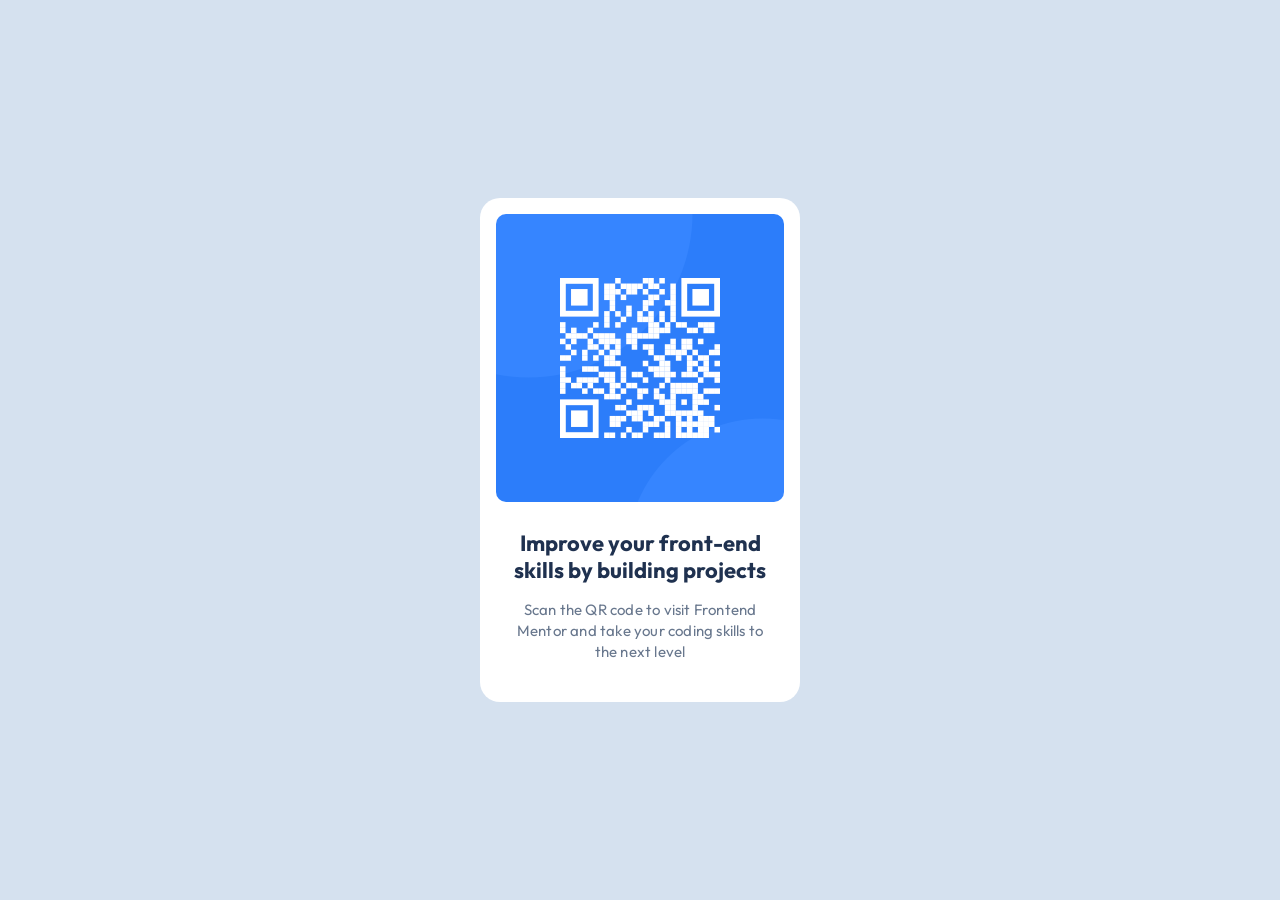
<file: 001-qr-code-component/index.html>
<!DOCTYPE html>
<html lang="en">

<head>
    <meta charset="UTF-8">
    <meta name="viewport" content="width=device-width, initial-scale=1.0">
    <link rel="stylesheet" href="./styles.css">
    <link rel="shortcut icon" href="./assets/favicon/favicon-32x32.png" type="image/x-icon">
    <title>Frontend Mentor | QR Code Component</title>
</head>

<body>
    <main>
        <section class="qr-code-component">
            <article class="card">
                <div class="card-image">
                    <img src="./assets/images/image-qr-code.png" alt="QR code to visit Frontend Mentor">
                </div>
                <div class="card-content">
                    <h1 class="card-title">
                        Improve your front-end skills by building projects
                    </h1>
                    <p class="card-description">
                        Scan the QR code to visit Frontend Mentor and take your coding skills to the next level
                    </p>
                </div>
            </article>
        </section>
    </main>
</body>

</html>
</file>
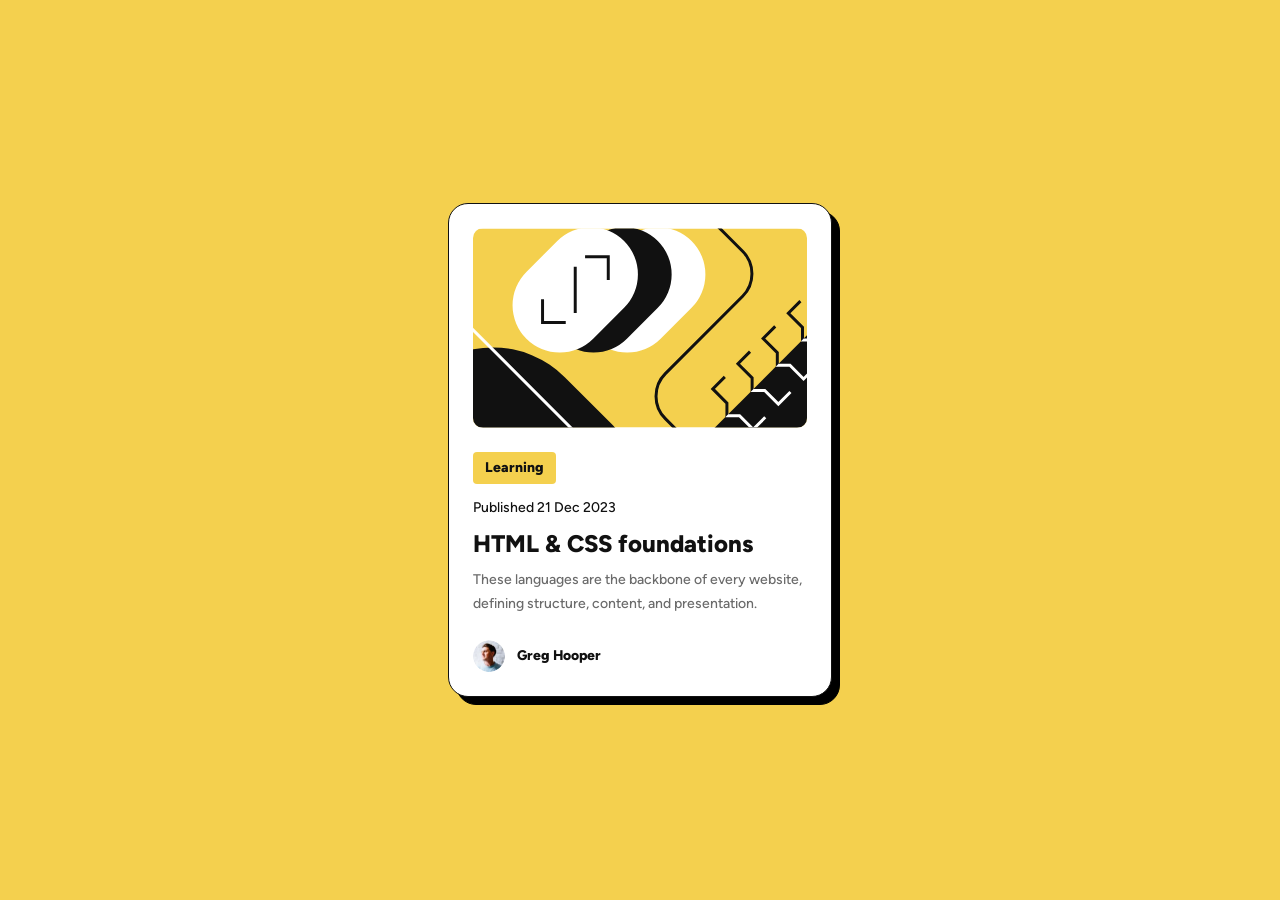
<file: 002-blog-preview-card/index.html>
<!DOCTYPE html>
<html lang="en">

<head>
    <meta charset="UTF-8">
    <meta name="viewport" content="width=device-width, initial-scale=1.0">
    <title>Frontend Mentor | Blog Preview Card</title>
    <link rel="stylesheet" href="./styles.css">
    <link rel="shortcut icon" href="./assets/favicon/favicon-32x32.png" type="image/x-icon">
</head>

<body>
    <main>
        <article class="blog-card">
            <div class="blog-card-wrapper">
                <figure class="blog-card-image-wrapper">
                    <img src="./assets/images/illustration-article.svg" alt="" class="blog-card-image">
                </figure>
                <div class="blog-card-content-wrapper">
                    <span class="blog-card-tag">
                        Learning
                    </span>
                    <p class="blog-card-published-date">
                        Published <time datetime="2023-12-21">21 Dec 2023</time>
                    </p>
                    <h1 class="blog-card-title">
                        <a href="#" class="blog-card-title-link">HTML & CSS foundations</a>
                    </h1>
                    <p class="blog-card-description">
                        These languages are the backbone of every website, defining structure, content, and
                        presentation.
                    </p>
                </div>

                <div class="blog-card-author-wrapper">
                    <img src="./assets/images/image-avatar.webp" alt="" class="blog-card-author-image">
                    <p class="blog-card-author-name">
                        Greg Hooper
                    </p>
                </div>
            </div>
        </article>
    </main>
</body>

</html>
</file>
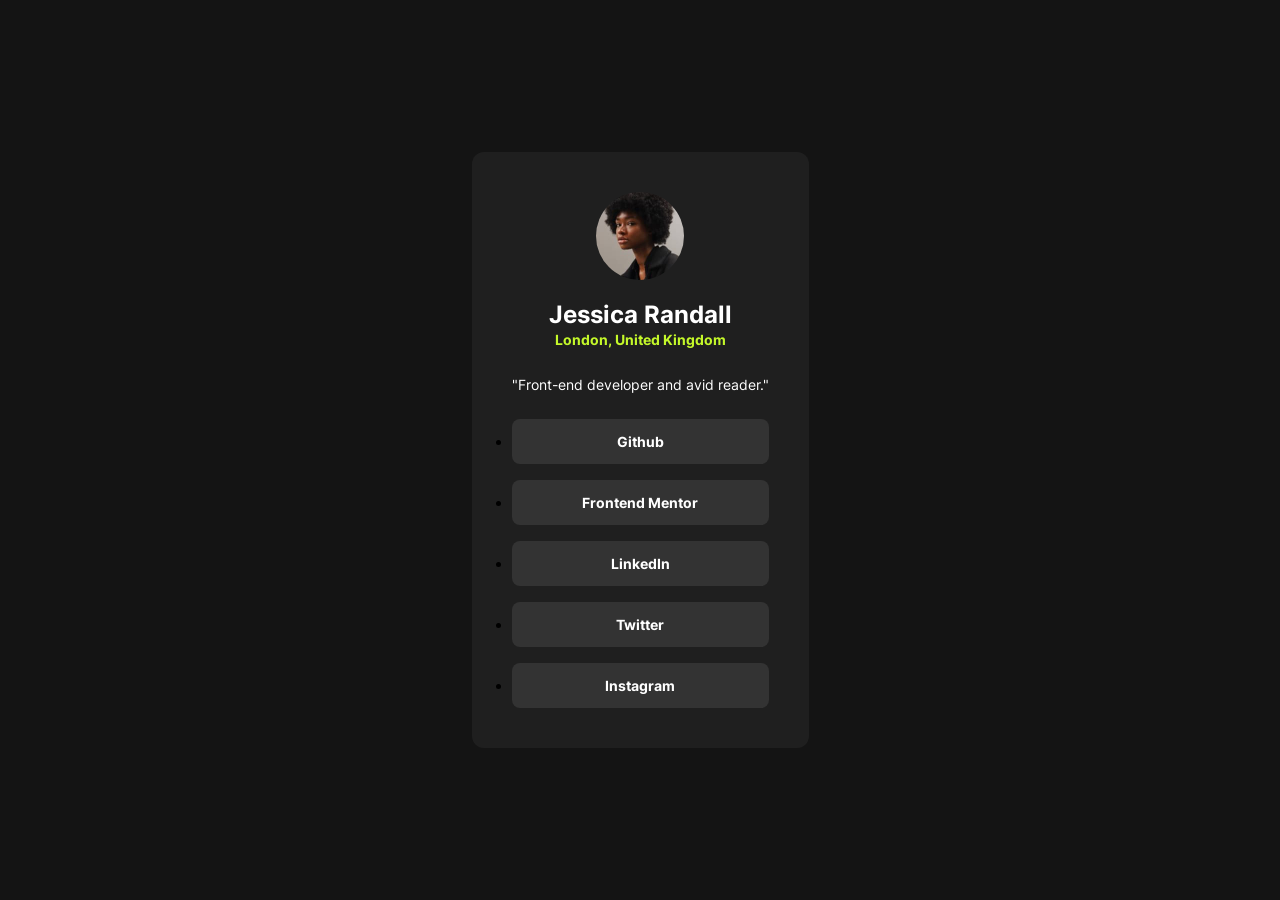
<file: 003-social-links-profile/index.html>
<!DOCTYPE html>
<html lang="en">

<head>
    <meta charset="UTF-8">
    <meta name="viewport" content="width=device-width, initial-scale=1.0">
    <title>Frontend Mentor | Social Links Profile</title>
    <link rel="shortcut icon" href="./assets/favicon/favicon.ico" type="image/x-icon">
    <link rel="stylesheet" href="./styles.css">
</head>

<body>
    <main>
        <article class="profile-card">
            <figure class="profile-card-image-wrapper">
                <img src="./assets/images/avatar-jessica.jpeg" alt="Jessica Randall" class="profile-card-image">
            </figure>

            <div class="profile-card-name-location">
                <h1 class="profile-card-name text-preset-1">
                    Jessica Randall
                </h1>
                <p class="profile-card-location text-preset-3">
                    London, United Kingdom
                </p>
            </div>

            <p class="profile-card-description text-preset-2">
                "Front-end developer and avid reader."
            </p>

            <ul class="social-links-list">
                <li class="social-links-list-item">
                    <a href="#" class="social-link text-preset-3">
                        Github
                    </a>
                </li>
                <li class="social-links-list-item">
                    <a href="#" class="social-link text-preset-3">
                        Frontend Mentor
                    </a>
                </li>
                <li class="social-links-list-item">
                    <a href="#" class="social-link text-preset-3">
                        LinkedIn
                    </a>
                </li>
                <li class="social-links-list-item">
                    <a href="#" class="social-link text-preset-3">
                        Twitter
                    </a>
                </li>
                <li class="social-links-list-item">
                    <a href="#" class="social-link text-preset-3">
                        Instagram
                    </a>
                </li>
            </ul>
        </article>
    </main>
</body>

</html>
</file>
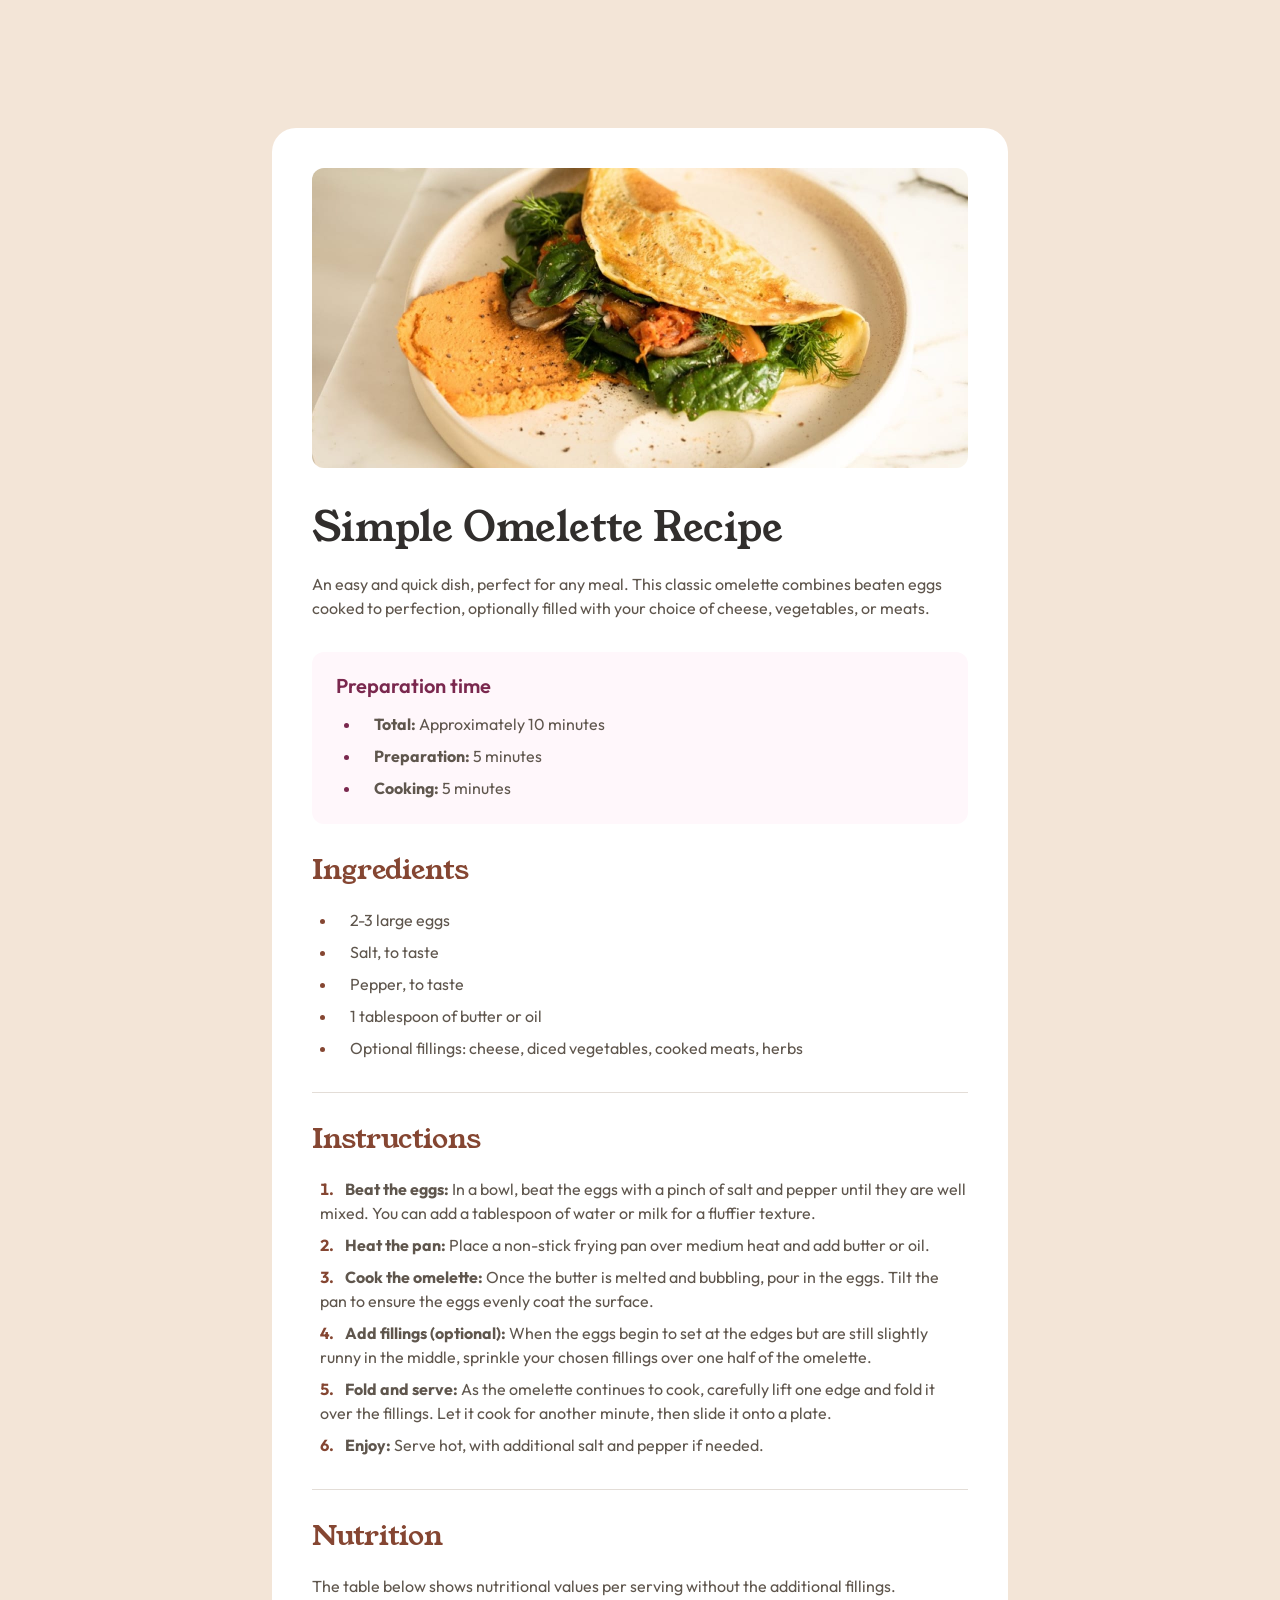
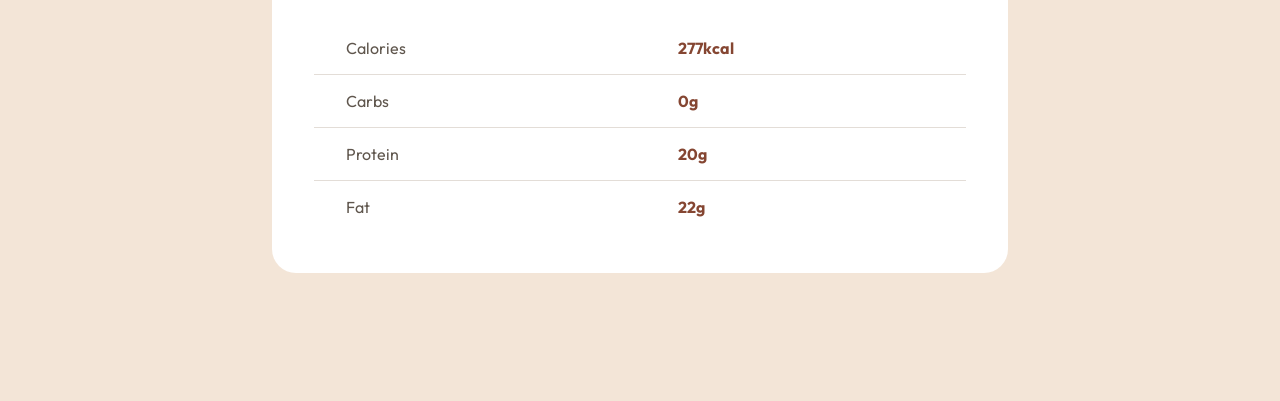
<file: 004-recipe-page/index.html>
<!DOCTYPE html>
<html lang="en">

<head>
    <meta charset="UTF-8">
    <meta name="viewport" content="width=device-width, initial-scale=1.0">
    <title>Frontend Mentor | Recipe Page</title>
    <link rel="stylesheet" href="./styles.css">
    <link rel="shortcut icon" href="./assets/favicon/favicon-32x32.png" type="image/x-icon">
</head>

<body>
    <main>
        <article class="card-recipe">
            <img src="./assets/images/image-omelette.jpeg" alt="Omelette on a plate" class="card-recipe-image">
            <div class="card-recipe-content">
                <div class="card-recipe-content-header">
                    <h1 class="card-recipe-title text-preset-1">
                        Simple Omelette Recipe
                    </h1>
                    <p class="card-recipe-description text-preset-4">
                        An easy and quick dish, perfect for any meal. This classic omelette combines beaten eggs cooked
                        to perfection, optionally filled with your choice of cheese, vegetables, or meats.
                    </p>
                </div>

                <div class="card-recipe-preparation">
                    <h2 class="card-recipe-preparation-title text-preset-3">
                        Preparation time
                    </h2>
                    <ul class="card-recipe-preparation-list">
                        <li class="card-recipe-preparation-list-item text-preset-4">
                            <p><b>Total:</b> Approximately 10 minutes</p>
                        </li>
                        <li class="card-recipe-preparation-list-item text-preset-4">
                            <p>
                                <b>Preparation:</b> 5 minutes
                            </p>
                        </li>
                        <li class="card-recipe-preparation-list-item text-preset-4">
                            <p>
                                <b>Cooking:</b> 5 minutes
                            </p>
                        </li>
                    </ul>
                </div>

                <div class="card-recipe-ingredients">
                    <h2 class="card-recipe-ingredients-title text-preset-2">Ingredients</h2>
                    <ul class="card-recipe-ingredients-list">
                        <li class="card-recipe-ingredients-list-item">
                            <p class="text-preset-4">2-3 large eggs</p>
                        </li>
                        <li class="card-recipe-ingredients-list-item">
                            <p class="text-preset-4">Salt, to taste</p>
                        </li>
                        <li class="card-recipe-ingredients-list-item">
                            <p class="text-preset-4">Pepper, to taste</p>
                        </li>
                        <li class="card-recipe-ingredients-list-item">
                            <p class="text-preset-4">1 tablespoon of butter or oil</p>
                        </li>
                        <li class="card-recipe-ingredients-list-item">
                            <p class="text-preset-4">Optional fillings: cheese, diced vegetables, cooked meats, herbs
                            </p>
                        </li>
                    </ul>
                </div>

                <div class="divider"></div>

                <div class="card-recipe-instructions">
                    <h2 class="card-recipe-instructions-title text-preset-2">
                        Instructions
                    </h2>
                    <ol class="card-recipe-instructions-list">
                        <li class="card-recipe-instructions-list-item">
                            <p class="text-preset-4">
                                <b>Beat the eggs: </b> In a bowl, beat the eggs with a pinch of salt and pepper until
                                they are well mixed. You can add a tablespoon of water or milk for a fluffier texture.
                            </p>
                        </li>
                        <li class="card-recipe-instructions-list-item">
                            <p class="text-preset-4">
                                <b>Heat the pan:</b> Place a non-stick frying pan over medium heat and add butter or
                                oil.
                            </p>
                        </li>
                        <li class="card-recipe-instructions-list-item">
                            <p class="text-preset-4">
                                <b>Cook the omelette:</b> Once the butter is melted and bubbling, pour in the eggs. Tilt
                                the pan to ensure the eggs evenly coat the surface.
                            </p>
                        </li>
                        <li class="card-recipe-instructions-list-item">
                            <p class="text-preset-4">
                                <b>Add fillings (optional):</b> When the eggs begin to set at the edges but are still
                                slightly runny in the middle, sprinkle your chosen fillings over one half of the
                                omelette.
                            </p>
                        </li>
                        <li class="card-recipe-instructions-list-item">
                            <p class="text-preset-4">
                                <b>Fold and serve:</b> As the omelette continues to cook, carefully lift one edge and
                                fold it over the fillings. Let it cook for another minute, then slide it onto a plate.
                            </p>
                        </li>
                        <li class="card-recipe-instructions-list-item">
                            <p class="text-preset-4">
                                <b>Enjoy:</b> Serve hot, with additional salt and pepper if needed.
                            </p>
                        </li>
                    </ol>
                </div>

                <div class="divider"></div>

                <div class="card-recipe-nutrition">
                    <h2 class="card-recipe-nutrition-title text-preset-2">Nutrition</h2>
                    <p class="card-recipe-nutrition-description text-preset-4">
                        The table below shows nutritional values per serving without the additional fillings.
                    </p>
                    <table class="card-recipe-nutrition-table">
                        <tbody class="text-preset-4">
                            <tr>
                                <th class="card-recipe-nutrition-table-name">Calories</th>
                                <td class="card-recipe-nutrition-table-value">277kcal</td>
                            </tr>
                            <tr>
                                <td colspan="2">
                                    <div class="divider"></div>
                                </td>
                            </tr>
                            <tr>
                                <th class="card-recipe-nutrition-table-name">Carbs</th>
                                <td class="card-recipe-nutrition-table-value">0g</td>
                            </tr>
                            <tr>
                                <td colspan="2">
                                    <div class="divider"></div>
                                </td>
                            </tr>
                            <tr>
                                <th class="card-recipe-nutrition-table-name">Protein</th>
                                <td class="card-recipe-nutrition-table-value">20g</td>
                            </tr>
                            <tr>
                                <td colspan="2">
                                    <div class="divider"></div>
                                </td>
                            </tr>
                            <tr>
                                <th class="card-recipe-nutrition-table-name">Fat</th>
                                <td class="card-recipe-nutrition-table-value">22g</td>
                            </tr>
                        </tbody>
                    </table>
                </div>
            </div>
        </article>
    </main>
</body>

</html>
</file>
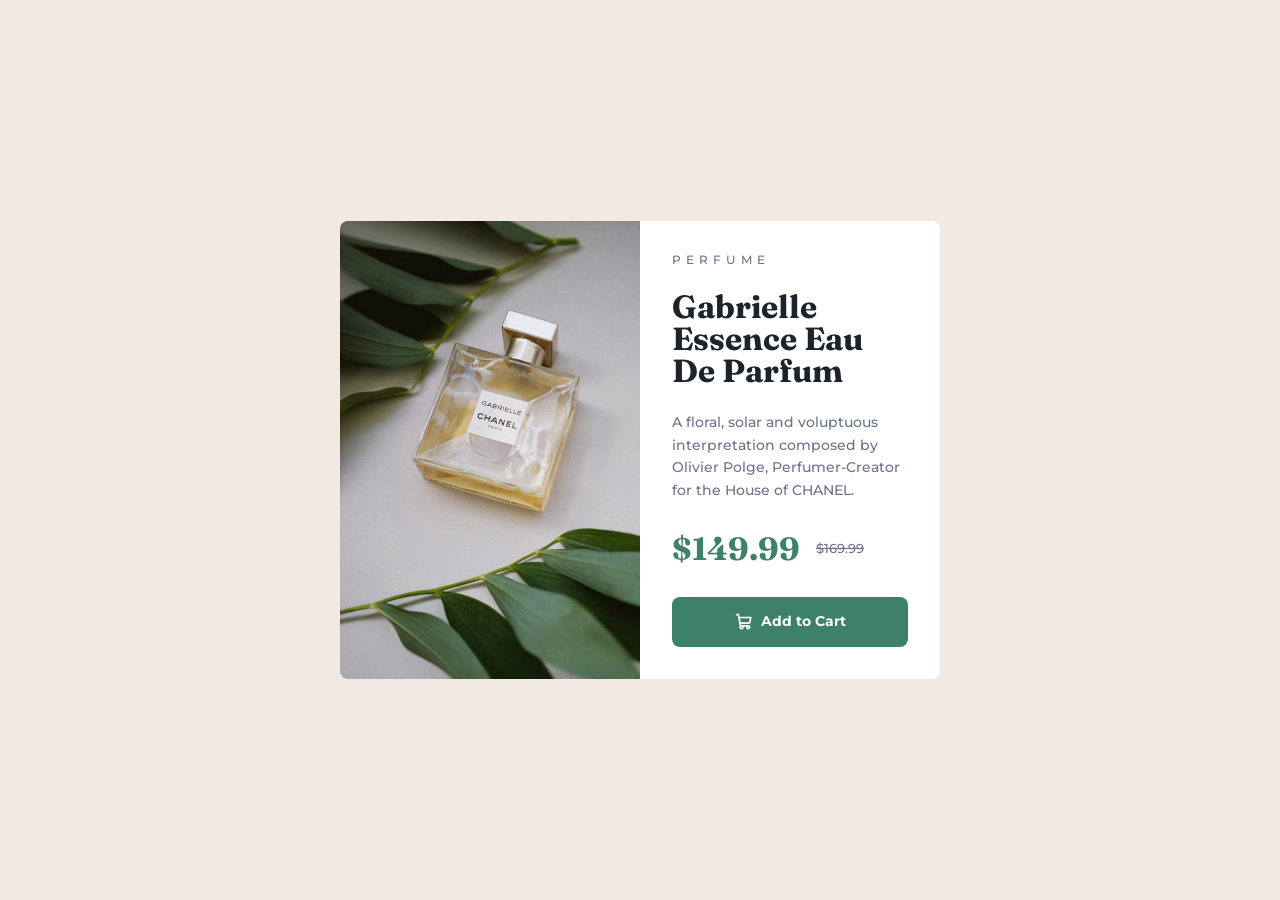
<file: 005-product-preview-card-component/index.html>
<!DOCTYPE html>
<html lang="en">

<head>
    <meta charset="UTF-8">
    <meta name="viewport" content="width=device-width, initial-scale=1.0">
    <link rel="shortcut icon" href="./assets/favicon/favicon.ico" type="image/x-icon">
    <link rel="stylesheet" href="./styles.css">
    <title>Frontend Mentor | Product Preview Card Component</title>
</head>

<body>
    <main>
        <article class="product-preview-card">
            <picture class="product-preview-card-image">
                <source media="(min-width: 26.375rem)" srcset="./assets/images/image-product-desktop.jpg"
                    type="image/jpeg">
                <img src="./assets/images/image-product-mobile.jpg" alt="Gabrielle Essence Eau De Parfum">
            </picture>
            <div class="product-preview-card-content">
                <div class="product-preview-card-content-header">
                    <span class="product-preview-card-content-header-tag text-preset-4">
                        PERFUME
                    </span>
                    <h1 class="product-preview-card-content-header-title text-preset-1">
                        Gabrielle Essence Eau De Parfum
                    </h1>
                    <p class="product-preview-card-content-header-description text-preset-3">
                        A floral, solar and voluptuous interpretation composed by Olivier Polge, Perfumer-Creator for the House of CHANEL.
                    </p>
                </div>
                <div class="product-preview-card-content-price">
                    <p class="text-preset-1">$149.99</p>
                    <del class="text-preset-5">$169.99</del>
                </div>
                <button type="button" class="btn text-preset-2">
                    <img src="./assets/icons/icon-cart.svg" alt="">
                    Add to Cart
                </button>
            </div>
        </article>
    </main>
</body>

</html>
</file>
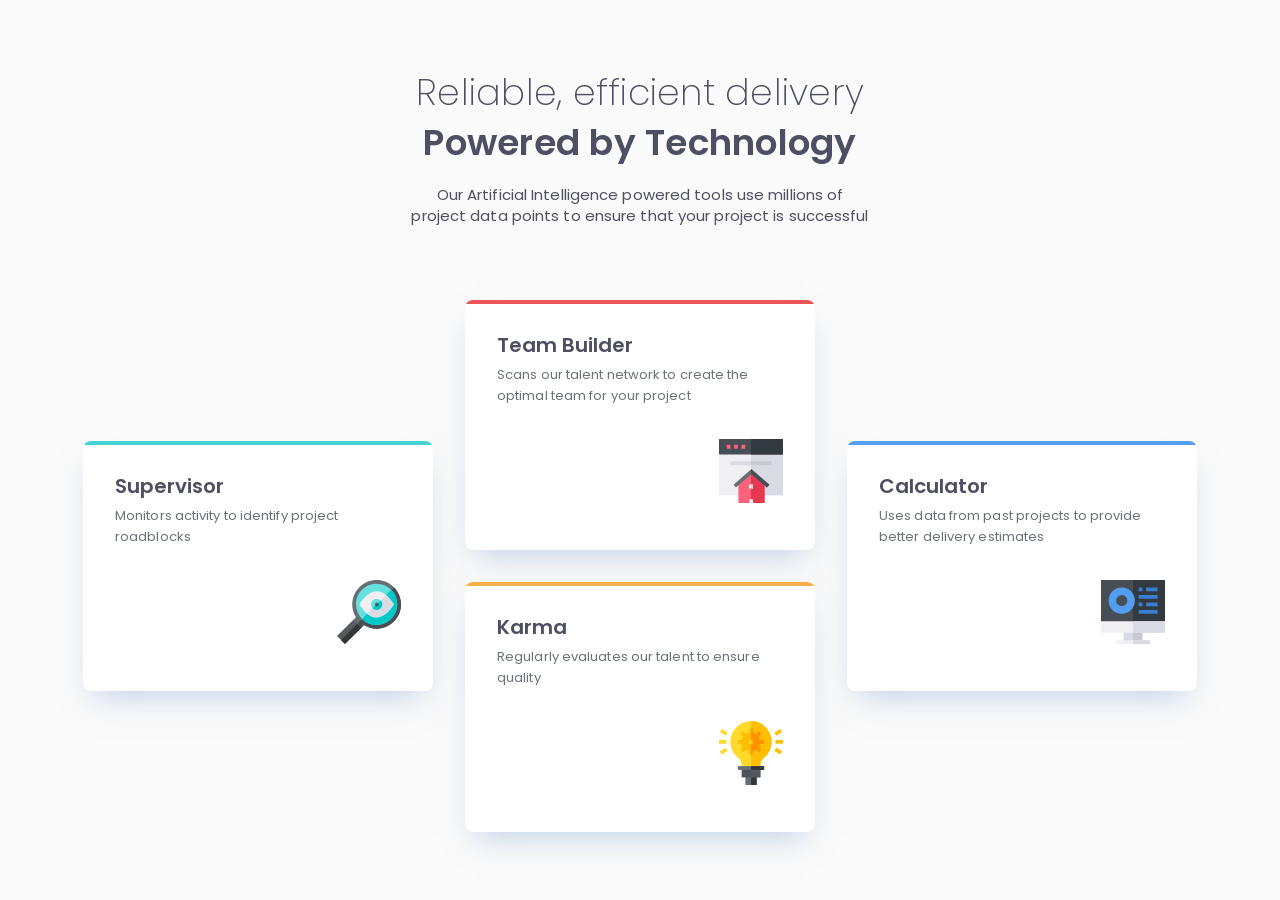
<file: 006-four-card-feature-section/index.html>
<!DOCTYPE html>
<html lang="en">

<head>
    <meta charset="UTF-8">
    <meta name="viewport" content="width=device-width, initial-scale=1.0">
    <link rel="shortcut icon" href="./assets/favicon/favicon.ico" type="image/x-icon">
    <link rel="preconnect" href="https://fonts.googleapis.com">
    <link rel="preconnect" href="https://fonts.gstatic.com" crossorigin>
    <link
        href="https://fonts.googleapis.com/css2?family=Poppins:ital,wght@0,100;0,200;0,300;0,400;0,500;0,600;0,700;0,800;0,900;1,100;1,200;1,300;1,400;1,500;1,600;1,700;1,800;1,900&display=swap"
        rel="stylesheet">
    <link rel="stylesheet" href="./styles.css">
    <title>Frontend Mentor | Four Card Feature Section</title>
</head>

<body>
    <main>
        <section class="four-card-feature">
            <div class="section-heading-wrapper">
                <h1 class="text-preset-2">
                    Reliable, efficient delivery <b>Powered by Technology</b>
                </h1>
                <p class="text-preset-4">
                    Our Artificial Intelligence powered tools use millions of project data points to ensure that your
                    project is successful
                </p>
            </div>

            <div class="section-content-wrapper">

                <!--  Feature Card 1 -->
                <article class="card-feature">
                    <div class="card-feature-top-line --supervisor"></div>
                    <div class="card-feature-wrapper">
                        <div class="card-feature-header">
                            <h2 class="card-feature-header-title text-preset-3">
                                Supervisor
                            </h2>
                            <p class="card-feature-header-description text-preset-5">
                                Monitors activity to identify project roadblocks
                            </p>
                        </div>
                        <img src="./assets/icons/icon-supervisor.svg" alt="">
                    </div>
                </article>

                <!--  Feature Card 2 -->
                <article class="card-feature">
                    <div class="card-feature-top-line --team-builder"></div>
                    <div class="card-feature-wrapper">
                        <div class="card-feature-header">
                            <h2 class="card-feature-header-title text-preset-3">
                                Team Builder
                            </h2>
                            <p class="card-feature-header-description text-preset-5">
                                Scans our talent network to create the optimal team for your project
                            </p>
                        </div>
                        <img src="./assets/icons/icon-team-builder.svg" alt="">
                    </div>
                </article>

                <!--  Feature Card 3 -->
                <article class="card-feature">
                    <div class="card-feature-top-line --karma"></div>
                    <div class="card-feature-wrapper">
                        <div class="card-feature-header">
                            <h2 class="card-feature-header-title text-preset-3">
                                Karma
                            </h2>
                            <p class="card-feature-header-description text-preset-5">
                                Regularly evaluates our talent to ensure quality
                            </p>
                        </div>
                        <img src="./assets/icons/icon-karma.svg" alt="">
                    </div>
                </article>

                <!--  Feature Card 4 -->
                <article class="card-feature">
                    <div class="card-feature-top-line --calculator"></div>
                    <div class="card-feature-wrapper">
                        <div class="card-feature-header">
                            <h2 class="card-feature-header-title text-preset-3">
                                Calculator
                            </h2>
                            <p class="card-feature-header-description text-preset-5">
                                Uses data from past projects to provide better delivery estimates
                            </p>
                        </div>
                        <img src="./assets/icons/icon-calculator.svg" alt="">
                    </div>
                </article>

            </div>
        </section>
    </main>
</body>

</html>
</file>
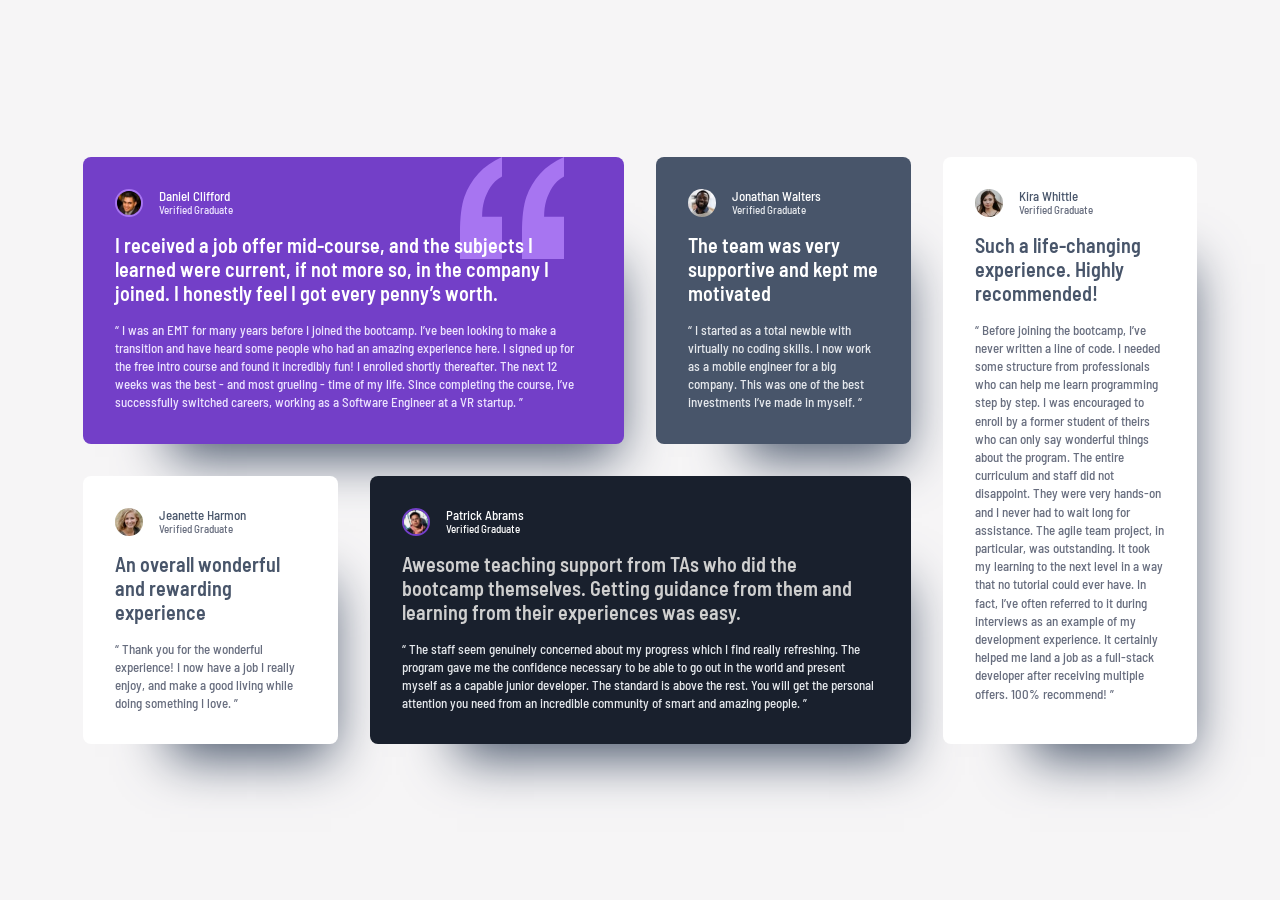
<file: 007-testimonials-grid-section/index.html>
<!DOCTYPE html>
<html lang="en">

<head>
    <meta charset="UTF-8">
    <meta name="viewport" content="width=device-width, initial-scale=1.0">
    <title>Frontend Mentor | Testimonials Grid Section</title>
    <link rel="shortcut icon" href="./assets/favicon/favicon.ico" type="image/x-icon">
    <link rel="preconnect" href="https://fonts.googleapis.com">
    <link rel="preconnect" href="https://fonts.gstatic.com" crossorigin>
    <link href="https://fonts.googleapis.com/css2?family=Barlow+Semi+Condensed:wght@500;600&display=swap" rel="stylesheet">
    <link rel="stylesheet" href="./styles.css">
</head>

<body>
    <main>
        <h1 class="sr-only">Testimonials</h1>
        <section class="testimonials-grid">
            <!-- Card Daniel -->
            <article class="card-testimonials --purple grid-item-first highlighted">
                <div class="card-testimonials-wrapper">
                    <div class="card-testimonials-profile">
                        <img src="./assets/images/image-daniel.jpg" alt="" class="card-testimonials-profile-image">
                        <div>
                            <p class="card-testimonials-profile-name text-preset-2">
                                Daniel Clifford
                            </p>
                            <p class="card-testimonials-profile-verified text-preset-4">
                                Verified Graduate
                            </p>
                        </div>

                    </div>
                    <h2 class="card-testimonials-title text-preset-1">
                        I received a job offer mid-course, and the subjects I learned were current, if not more so, in
                        the company I joined. I honestly feel I got every penny’s worth.
                    </h2>
                    <p class="card-testimonials-description text-preset-3">
                        “ I was an EMT for many years before I joined the bootcamp. I’ve been looking to make a
                        transition and have heard some people who had an amazing experience here. I signed up for the
                        free intro course and found it incredibly fun! I enrolled shortly thereafter. The next 12 weeks
                        was the best - and most grueling - time of my life. Since completing the course, I’ve
                        successfully switched careers, working as a Software Engineer at a VR startup. ”
                    </p>
                </div>
            </article>

            <!-- Card Jonathan -->
            <article class="card-testimonials --grey grid-item-second">
                <div class="card-testimonials-wrapper">
                    <div class="card-testimonials-profile">
                        <img src="./assets/images/image-jonathan.jpg" alt="" class="card-testimonials-profile-image">
                        <div>
                            <p class="card-testimonials-profile-name text-preset-2">
                                Jonathan Walters
                            </p>
                            <p class="card-testimonials-profile-verified text-preset-4">
                                Verified Graduate
                            </p>
                        </div>

                    </div>
                    <h2 class="card-testimonials-title text-preset-1">
                        The team was very supportive and kept me motivated
                    </h2>
                    <p class="card-testimonials-description text-preset-3">
                        “ I started as a total newbie with virtually no coding skills. I now work as a mobile engineer
                        for a big company. This was one of the best investments I’ve made in myself. “
                    </p>
                </div>
            </article>

            <!-- Card Jeanette -->
            <article class="card-testimonials --white grid-item-third">
                <div class="card-testimonials-wrapper">
                    <div class="card-testimonials-profile">
                        <img src="./assets/images/image-jeanette.jpg" alt="" class="card-testimonials-profile-image">
                        <div>
                            <p class="card-testimonials-profile-name text-preset-2">
                                Jeanette Harmon
                            </p>
                            <p class="card-testimonials-profile-verified text-preset-4">
                                Verified Graduate
                            </p>
                        </div>

                    </div>
                    <h2 class="card-testimonials-title text-preset-1">
                        An overall wonderful and rewarding experience
                    </h2>
                    <p class="card-testimonials-description text-preset-3">
                        “ Thank you for the wonderful experience! I now have a job I really enjoy, and make a good
                        living while doing something I love. ”
                    </p>
                </div>
            </article>

            <!-- Card Patrick -->
            <article class="card-testimonials --dark-blue grid-item-fourth">
                <div class="card-testimonials-wrapper">
                    <div class="card-testimonials-profile">
                        <img src="./assets/images/image-patrick.jpg" alt="" class="card-testimonials-profile-image">
                        <div>
                            <p class="card-testimonials-profile-name text-preset-2">
                                Patrick Abrams
                            </p>
                            <p class="card-testimonials-profile-verified text-preset-4">
                                Verified Graduate
                            </p>
                        </div>

                    </div>
                    <h2 class="card-testimonials-title text-preset-1">
                        Awesome teaching support from TAs who did the bootcamp themselves. Getting guidance from them
                        and learning from their experiences was easy.
                    </h2>
                    <p class="card-testimonials-description text-preset-3">
                        “ The staff seem genuinely concerned about my progress which I find really refreshing. The
                        program gave me the confidence necessary to be able to go out in the world and present myself as
                        a capable junior developer. The standard is above the rest. You will get the personal attention
                        you need from an incredible community of smart and amazing people. ”
                    </p>
                </div>
            </article>

            <!-- Card Kira -->
            <article class="card-testimonials --white grid-item-fifth">
                <div class="card-testimonials-wrapper">
                    <div class="card-testimonials-profile">
                        <img src="./assets/images/image-kira.jpg" alt="" class="card-testimonials-profile-image">
                        <div>
                            <p class="card-testimonials-profile-name text-preset-2">
                                Kira Whittle
                            </p>
                            <p class="card-testimonials-profile-verified text-preset-4">
                                Verified Graduate
                            </p>
                        </div>

                    </div>
                    <h2 class="card-testimonials-title text-preset-1">
                        Such a life-changing experience. Highly recommended!
                    </h2>
                    <p class="card-testimonials-description text-preset-3">
                        “ Before joining the bootcamp, I’ve never written a line of code. I needed some structure from
                        professionals who can help me learn programming step by step. I was encouraged to enroll by a
                        former student of theirs who can only say wonderful things about the program. The entire
                        curriculum and staff did not disappoint. They were very hands-on and I never had to wait long
                        for assistance. The agile team project, in particular, was outstanding. It took my learning to
                        the next level in a way that no tutorial could ever have. In fact, I’ve often referred to it
                        during interviews as an example of my development experience. It certainly helped me land a job
                        as a full-stack developer after receiving multiple offers. 100% recommend! ”
                    </p>
                </div>
            </article>

        </section>
    </main>
</body>

</html>
</file>
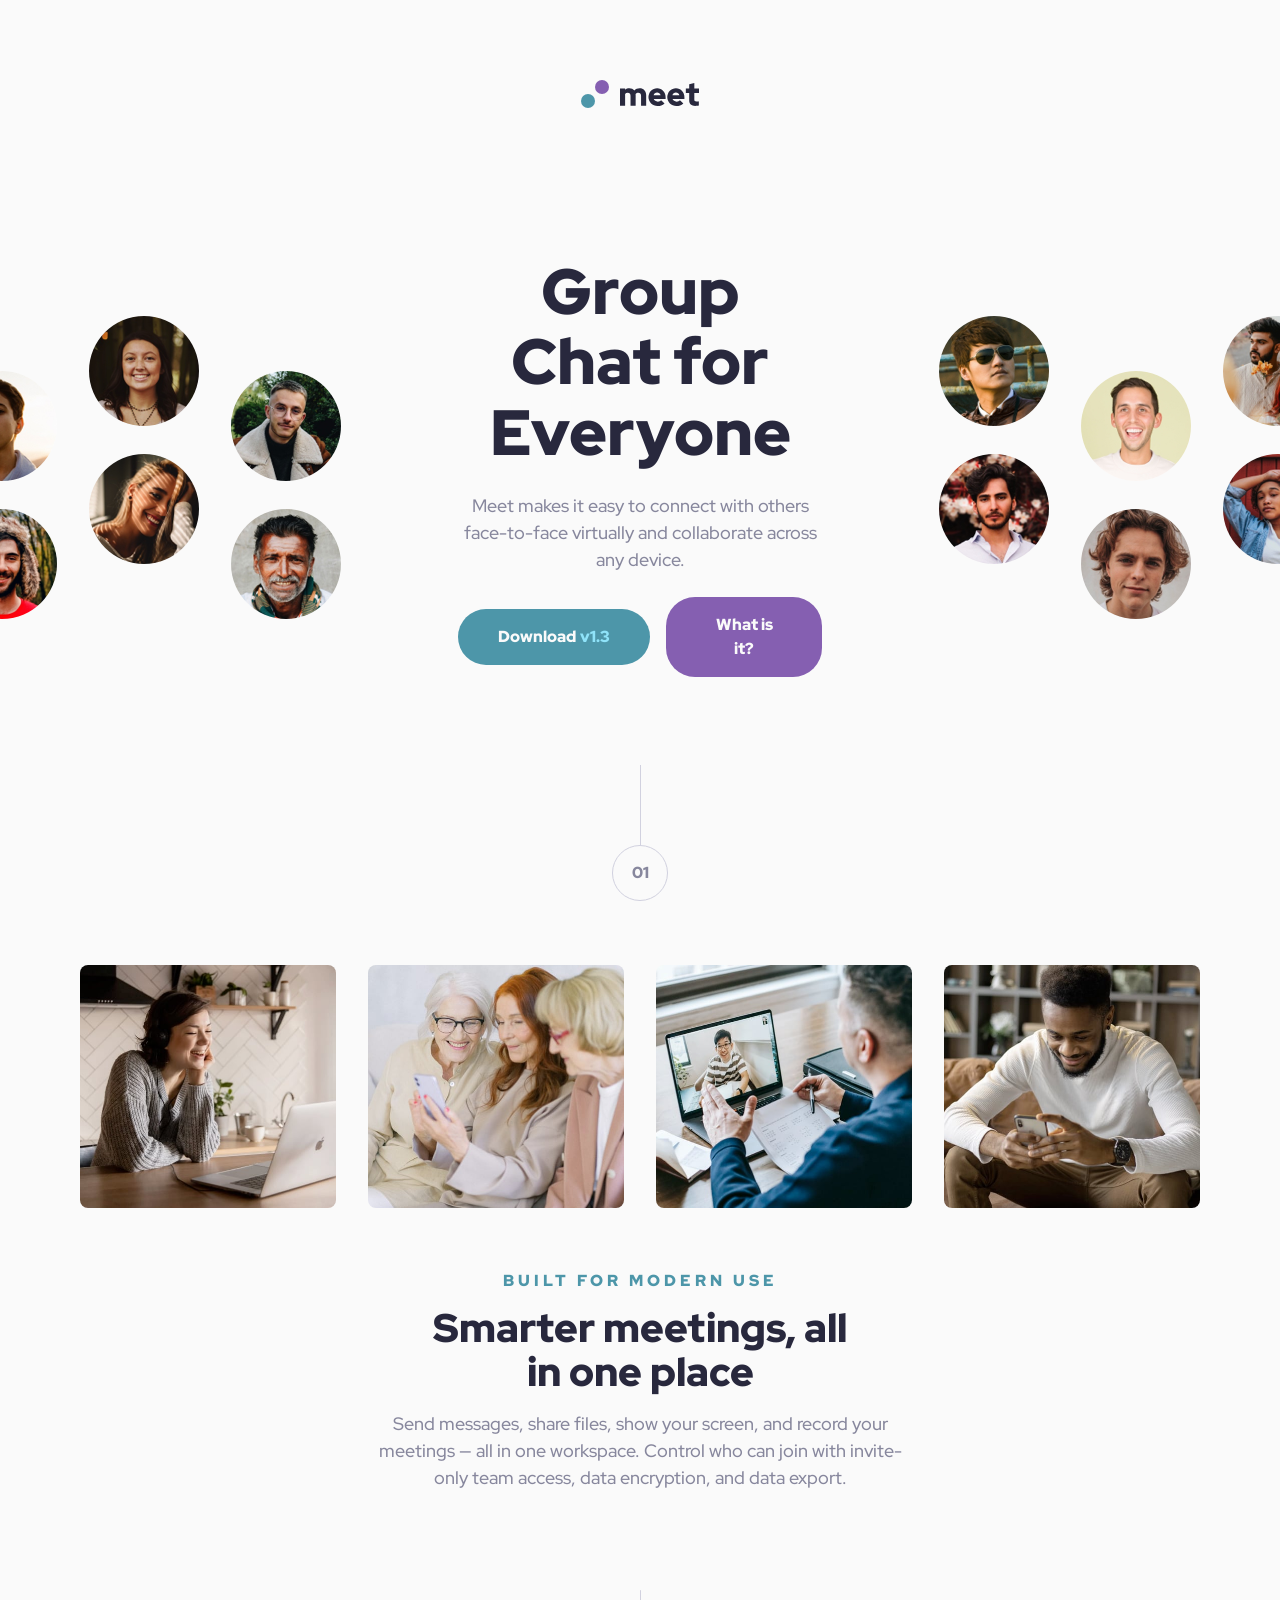
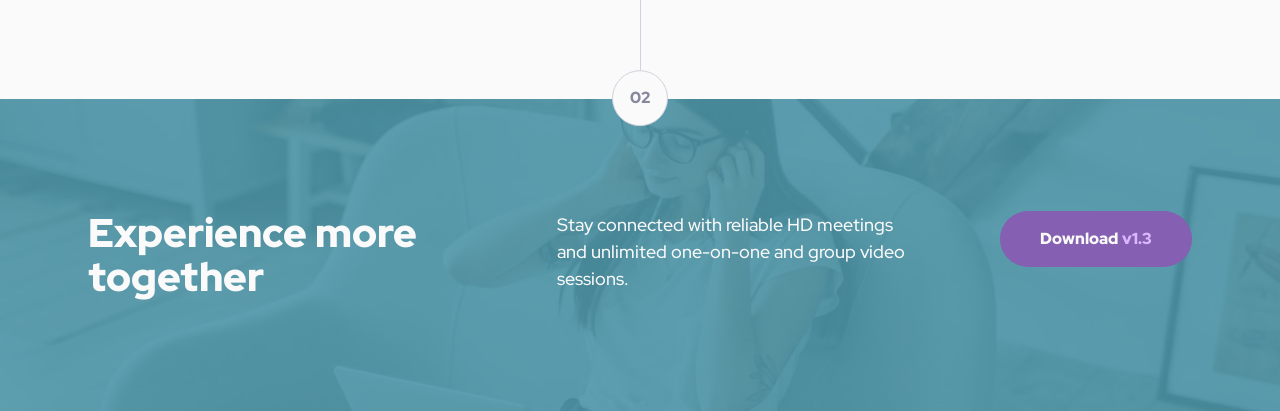
<file: 008-meet-landing-page/index.html>
<!DOCTYPE html>
<html lang="en">

<head>
    <meta charset="UTF-8">
    <meta name="viewport" content="width=device-width, initial-scale=1.0">
    <title>Frontend Mentor | Meet Landing Page</title>
    <link rel="shortcut icon" href="./assets/favicon/favicon.ico" type="image/x-icon">
    <link rel="preconnect" href="https://fonts.googleapis.com">
    <link rel="preconnect" href="https://fonts.gstatic.com" crossorigin>
    <link href="https://fonts.googleapis.com/css2?family=Red+Hat+Display:ital,wght@0,300..900;1,300..900&display=swap"
        rel="stylesheet">
    <link rel="stylesheet" href="./styles.css">
</head>

<body>
    <header>
        <div class="brand-logo">
            <img src="./assets/images/logo.svg" alt="Meet Brand Logo">
        </div>
    </header>
    <main>
        <section class="section-hero">
            <div class="section-hero-wrapper">
                <div class="section-images">
                    <img src="./assets/images/tablet/image-hero.png" alt="" class="section-image-mobile">
                    <img src="./assets/images/desktop/image-hero-left.png" alt="" class="section-image-tablet">
                    <img src="./assets/images/desktop/image-hero-right.png" alt="" class="section-image-tablet">
                </div>
                <img src="./assets/images/desktop/image-hero-left.png" alt="" class="section-image-desktop-left">

                <div class="section-hero-content">
                    <h1 class="section-hero-title text-preset-1">
                        Group Chat for Everyone
                    </h1>
                    <p class="section-hero-description text-preset-4">
                        Meet makes it easy to connect with others face-to-face virtually and collaborate across any
                        device.
                    </p>
                    <div class="section-hero-buttons">
                        <button type="button" class="text-preset-5 btn-blue">
                            Download <span>v1.3</span>
                        </button>
                        <button type="button" class="text-preset-5 btn-purple">
                            What is it?
                        </button>
                    </div>
                </div>
                <img src="./assets/images/desktop/image-hero-right.png" alt="" class="section-image-desktop-right">
            </div>
        </section>

        <section class="section-built">
            <div class="section-built-wrapper">
                <div class="counter" aria-hidden="true">
                    <div class="counter-line"></div>
                    <div class="counter-circle text-preset-5">01</div>
                </div>
                <div class="image-collage">
                    <img src="./assets/images/desktop/image-woman-in-videocall.jpg" alt="" class="image-collage-card">
                    <img src="./assets/images/desktop/image-women-videochatting.jpg" alt="" class="image-collage-card">
                    <img src="./assets/images/desktop/image-men-in-meeting.jpg" alt="" class="image-collage-card">
                    <img src="./assets/images/desktop/image-man-texting.jpg" alt="" class="image-collage-card">
                </div>
                <div class="section-built-content">
                    <p class="section-built-content-subtitle text-preset-3">
                        Built for modern use
                    </p>
                    <h2 class="section-built-content-title text-preset-2">
                        Smarter meetings, all in one place
                    </h2>
                    <p class="section-built-content-description text-preset-4">
                        Send messages, share files, show your screen, and record your meetings — all in one workspace.
                        Control who can join with invite-only team access, data encryption, and data export.
                    </p>
                </div>
            </div>
        </section>
    </main>
    <footer>
        <div class="counter" aria-hidden="true">
            <div class="counter-line"></div>
            <div class="counter-circle text-preset-5">02</div>
        </div>
        <div class="footer-cta">
            <div class="footer-cta-wrapper">
                <h2 class="footer-cta-title text-preset-2">
                    Experience more together
                </h2>
                <p class="footer-cta-description text-preset-4">
                    Stay connected with reliable HD meetings and unlimited one-on-one and group video sessions.
                </p>
                <div class="footer-cta-button">
                    <button type="button" class="text-preset-5 btn-purple">
                        Download <span>v1.3</span>
                    </button>
                </div>
            </div>
        </div>
    </footer>
</body>

</html>
</file>
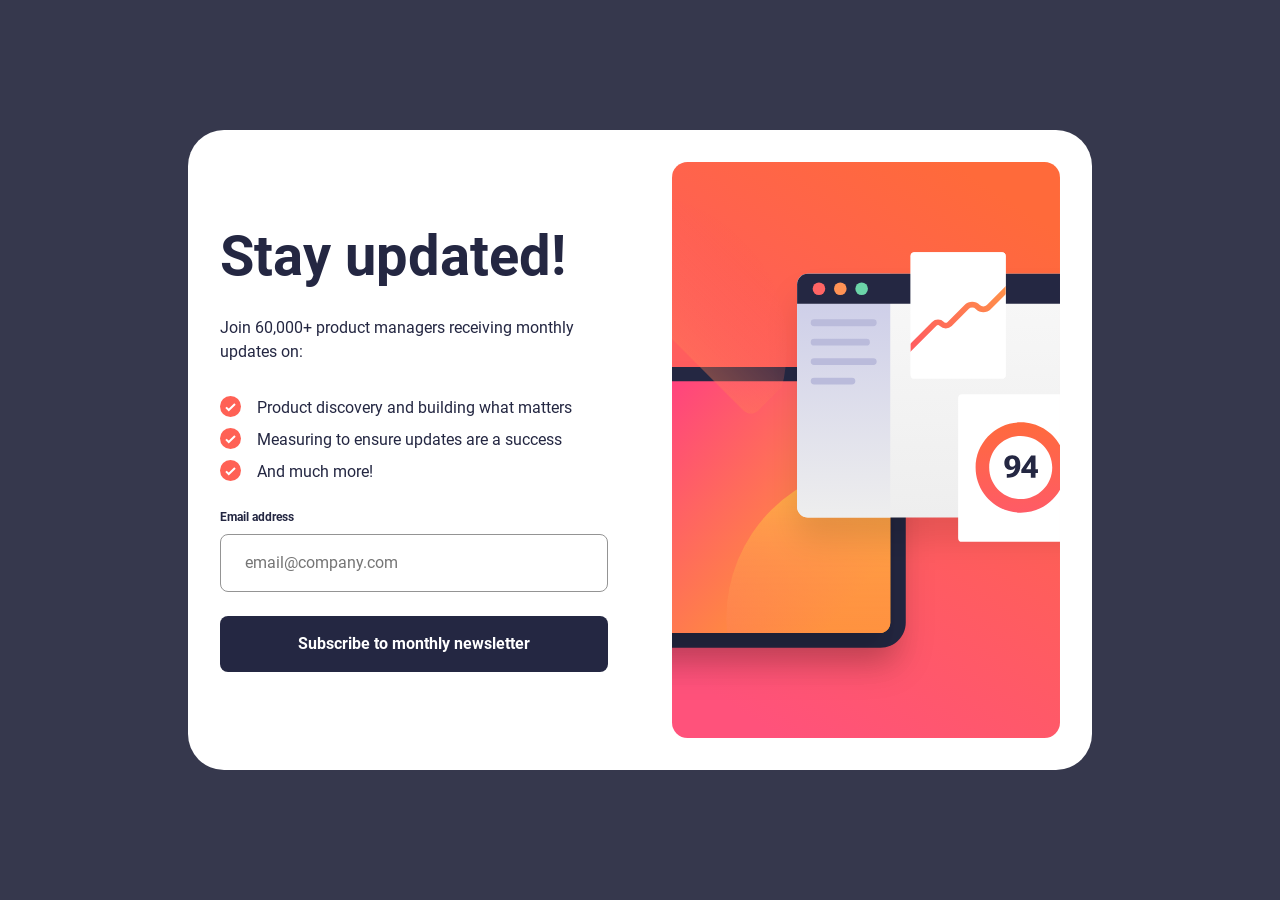
<file: 010-newsletter-sign-up-with-success-message/index.html>
<!DOCTYPE html>
<html lang="en">

<head>
    <meta charset="UTF-8">
    <meta name="viewport" content="width=device-width, initial-scale=1.0">
    <title>Frontend Mentor | Newsletter Sign-Up with Success Message</title>
    <link rel="shortcut icon" href="./assets/favicon/favicon.ico" type="image/x-icon">
    <link rel="stylesheet" href="./styles.css">
    <script src="./app.js" defer></script>
</head>

<body>


    <main>
        <section>

            <article class="newsletter-card">
                <div class="newsletter-card__panel" data-state="form">
                    <div class="newsletter-card__inner">
                        <div class="newsletter-card__image">
                            <picture>
                                <source media="(min-width:1024px)"
                                    srcset="./assets/images/illustration-sign-up-desktop.svg">
                                <source media="(min-width:768px)"
                                    srcset="./assets/images/illustration-sign-up-tablet.svg">
                                <source media="(min-width:0)" srcset="./assets/images/illustration-sign-up-mobile.svg">

                                <img src="./assets/images/illustration-sign-up-mobile.svg" alt="">
                            </picture>
                        </div>
                        <div class="newsletter-card__body">
                            <div class="newsletter-card__intro">
                                <h1 class="newsletter-card__title text-preset-1 font-bold">
                                    Stay updated!
                                </h1>
                                <p class="newsletter-card__description text-preset-2 font-regular">
                                    Join 60,000+ product managers receiving monthly updates on:
                                </p>

                                <ul class="newsletter-card__list">
                                    <li class="newsletter-card__list-item text-preset-2 font-regular">
                                        Product discovery and building what matters
                                    </li>
                                    <li class="newsletter-card__list-item text-preset-2 font-regular">
                                        Measuring to ensure updates are a success
                                    </li>
                                    <li class="newsletter-card__list-item text-preset-2 font-regular">
                                        And much more!
                                    </li>
                                </ul>
                            </div>
                            <div class="newsletter-card__form-wrapper">
                                <form id="newsletterForm" class="newsletter-card__form" novalidate>
                                    <div class="newsletter-card__form-item">
                                        <div class="form-input-label-and-error">
                                            <label for="inputEmail" class="form-input-label text-preset-3 font-bold">
                                                Email address
                                            </label>
                                            <span class="form-input-error text-preset-3 font-bold"
                                                id="input-email-error" aria-live="polite"></span>
                                        </div>
                                        <input 
                                            type="email" 
                                            id="inputEmail" 
                                            name="email"
                                            class="text-preset-2 font-regular" placeholder="email@company.com"
                                            required
                                            aria-invalid="false"
                                            aria-describedby="input-email-error"
                                            />
                                    </div>
                                    <button type="submit" class="text-preset-2 font-bold">
                                        Subscribe to monthly newsletter
                                    </button>
                                </form>
                            </div>
                        </div>
                    </div>
                </div>

                <div class="newsletter-card__panel newsletter-card__panel--success" data-state="success" role="region"
                    aria-labelledby="successTitle" hidden>
                    <div class="newsletter-card__success-inner">
                        <div class="newsletter-card__success-intro">
                            <div class="newsletter-card__success-image">
                                <img src="./assets/icons/icon-success.svg" alt="">
                            </div>

                            <h1 class="newsletter-card__success-title text-preset-1 font-bold" id="successTitle"
                                tabindex="-1">
                                Thanks for
                                subscribing!
                            </h1>

                            <p class="newsletter-card__success-description text-preset-2 font-regular">
                                A confirmation email has been sent to <a href="mailto:ash@loremcompany.com"
                                    class="newsletter-card__success-email-link" id="successEmail"><strong>
                                        ash@loremcompany.com</strong></a>. Please open it and click
                                the button inside to confirm your subscription
                            </p>
                        </div>

                        <button type="button" class="text-preset-2 font-bold" id="buttonClear">Dismiss message</button>
                    </div>
                </div>

            </article>

        </section>
    </main>

</body>

</html>
</file>
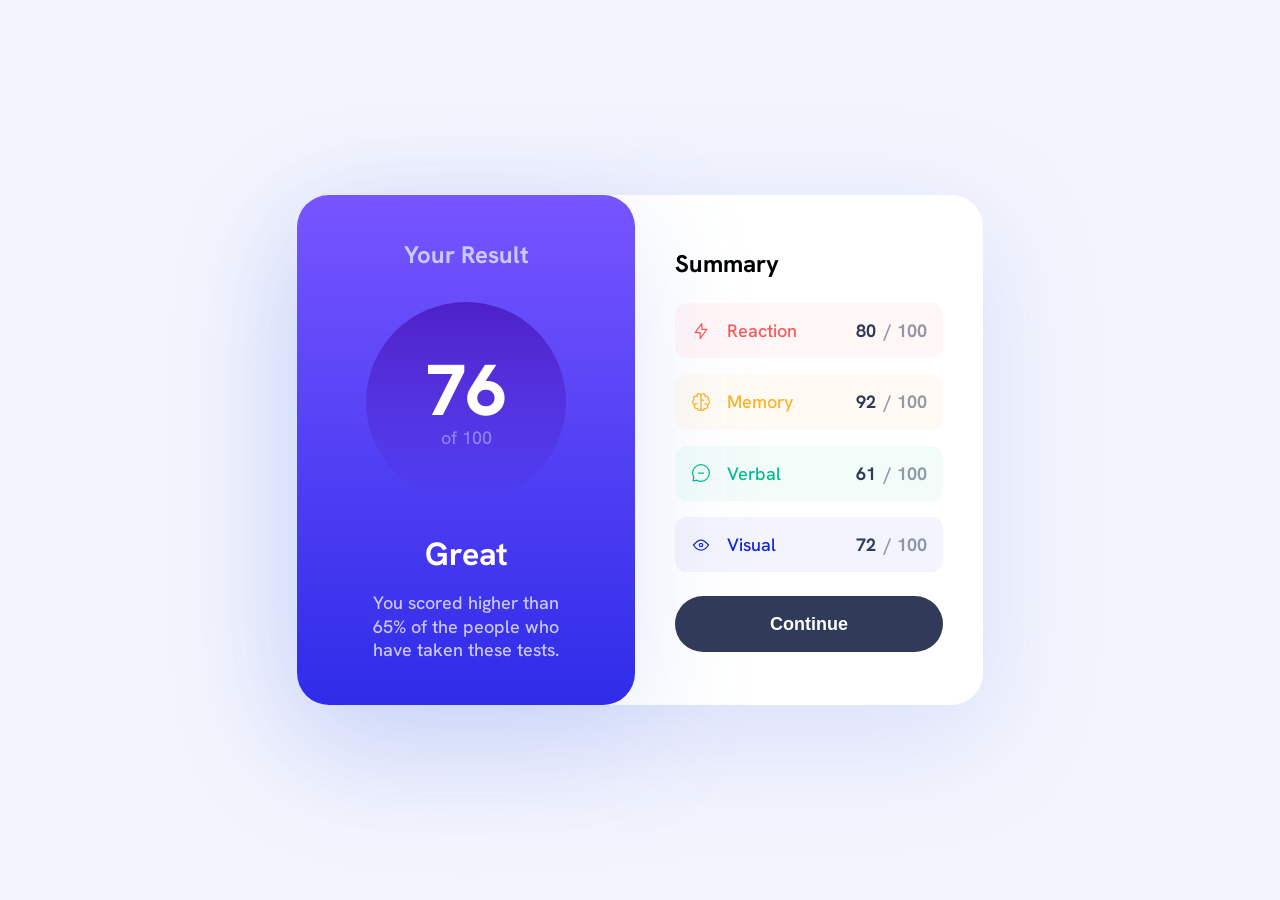
<file: 012-results-summary-component/index.html>
<!DOCTYPE html>
<html lang="en">

<head>
    <meta charset="UTF-8">
    <meta name="viewport" content="width=device-width, initial-scale=1.0">
    <title>Frontend Mentor | Results Summary Component</title>
    <link rel="shortcut icon" href="./assets/favicon/favicon.ico" type="image/x-icon">
    <link rel="stylesheet" href="./styles.css">
    <script src="./app.js" defer></script>
</head>

<body>
    <main>
        <section class="results-summary">
            <div class="results-summary__wrapper">
                <div class="card-result">
                    <div class="card-result__content">
                        <h1 class="card-result__title text-md font-bold">Your Result</h1>
                        <div class="card-result__circle">
                            <p class="card-result__value text-2xl font-extrabold" id="cardResultValue"></p>
                            <p class="card-result__total text-sm font-medium">
                                of 100
                            </p>
                        </div>

                        <div class="card-result__feedback">
                            <h2 class="card-result__rating text-lg font-bold">Great</h2>
                            <p class="card-result__description text-sm font-medium">
                                You scored higher than 65% of the people who have taken these tests.
                            </p>
                        </div>
                    </div>
                </div>

                <div class="summary__content">
                    <h2 class="text-md font-bold">Summary</h2>
                    <ul class="summary-item-list" id="summaryItemList">
                    </ul>
                    <button type="button" aria-label="Continue" class="summary__button text-sm font-bold">
                        Continue
                    </button>
                </div>
            </div>
        </section>
    </main>
</body>

</html>
</file>
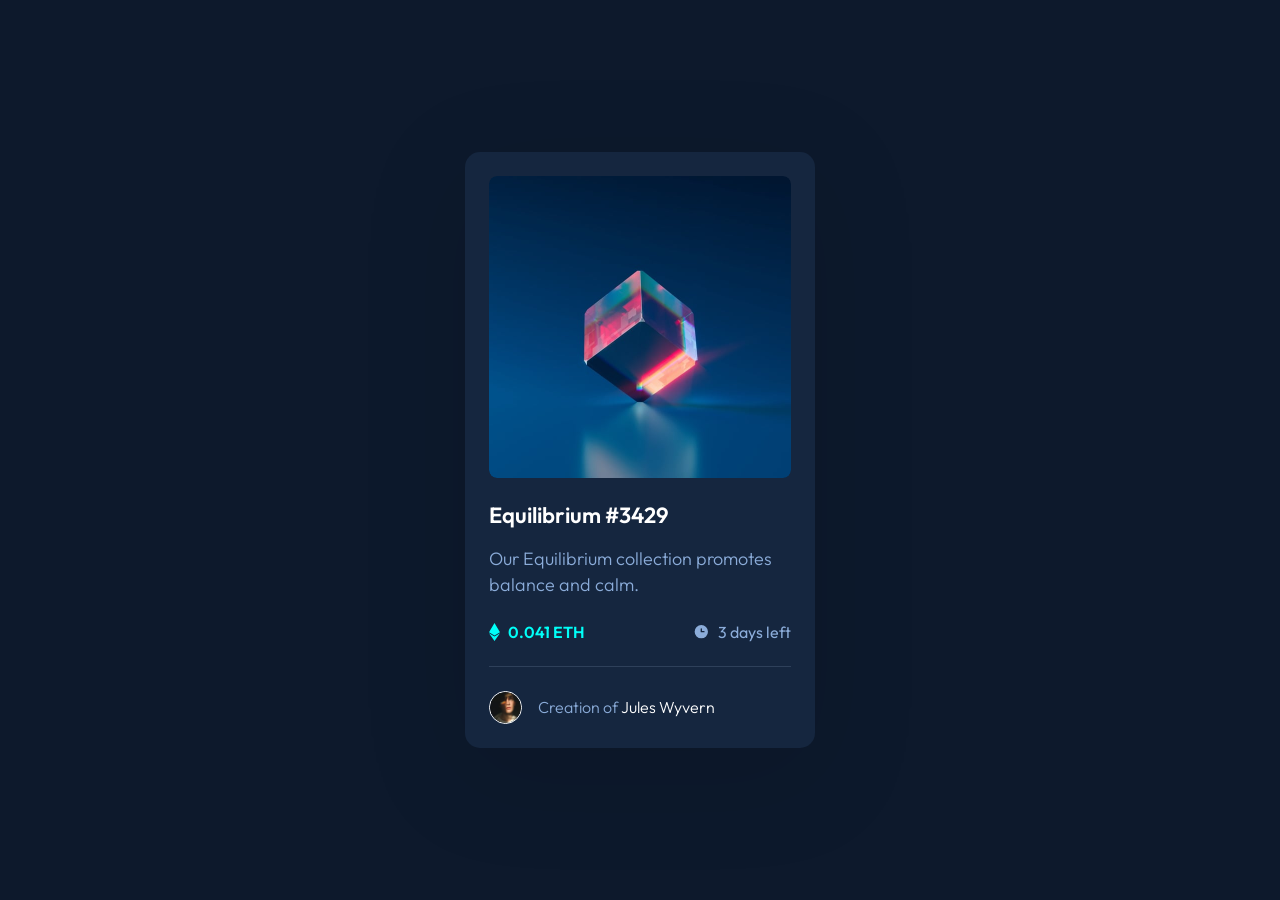
<file: 013-nft-preview-card-component/index.html>
<!DOCTYPE html>
<html lang="en">

<head>
    <meta charset="UTF-8">
    <meta name="viewport" content="width=device-width, initial-scale=1.0">
    <title>Frontend Mentor | NFT Preview Card Component</title>
    <link rel="shortcut icon" href="./assets/favicon/favicon.ico" type="image/x-icon">
    <link rel="preconnect" href="https://fonts.googleapis.com">
    <link rel="preconnect" href="https://fonts.gstatic.com" crossorigin>
    <link href="https://fonts.googleapis.com/css2?family=Outfit:wght@100..900&display=swap" rel="stylesheet">
    <link rel="stylesheet" href="./styles.css">

</head>

<body>
    <main>
        <article class="card-nft-preview" aria-labelledby="nft-title">
            <div class="card-nft-preview__wrapper">
                <div class="card-nft-preview__image">
                    <a href="#" class="card-nft-preview__image-link" aria-label="View Equilibrium #3429">
                        <img src="./assets/images/image-equilibrium.jpg"
                            alt="Equilibrium #3429: a glowing translucent cube balanced on its corner over a dark blue background"
                            class="card-nft-preview__img" width="604" height="604">
                    </a>
                </div>
                <div class="card-nft-preview__content">
                    <h1 id="nft-title" class="card-nft-preview__title text-xl font-semibold">
                        <a href="#" class="card-nft-preview__title-link">Equilibrium #3429</a>
                    </h1>
                    <p class="card-nft-preview__description text-lg font-light">Our Equilibrium collection
                        promotes balance and calm.</p>
                    <div class="card-nft-preview__info">
                        <p class="card-nft-preview__price">
                            <img src="./assets/icons/icon-ethereum.svg" alt=""
                                class="card-nft-preview__price-icon">
                            <span class="card-nft-preview__price-text text-base font-semibold">
                                <span class="visually-hidden">Price: </span>0.041 ETH
                            </span>
                        </p>
                        <p class="card-nft-preview__time">
                            <img src="./assets/icons/icon-clock.svg" alt="" class="card-nft-preview__time-icon">
                            <time datetime="P3D" class="card-nft-preview__time-text">3 days left</time>
                        </p>
                    </div>
                </div>
                <hr class="divider">
                <footer class="card-nft-preview__creator">
                    <div class="card-nft-preview__creator-avatar">
                        <img src="./assets/images/image-avatar.png" alt=""
                            class="card-nft-preview__creator-avatar-img" width="33" height="33">
                    </div>
                    <p class="card-nft-preview__creator-text text-base font-light">Creation of
                        <a href="#" class="card-nft-preview__creator-link text-base font-light">Jules Wyvern</a>
                    </p>
                </footer>
            </div>
        </article>
    </main>
</body>

</html>
</file>
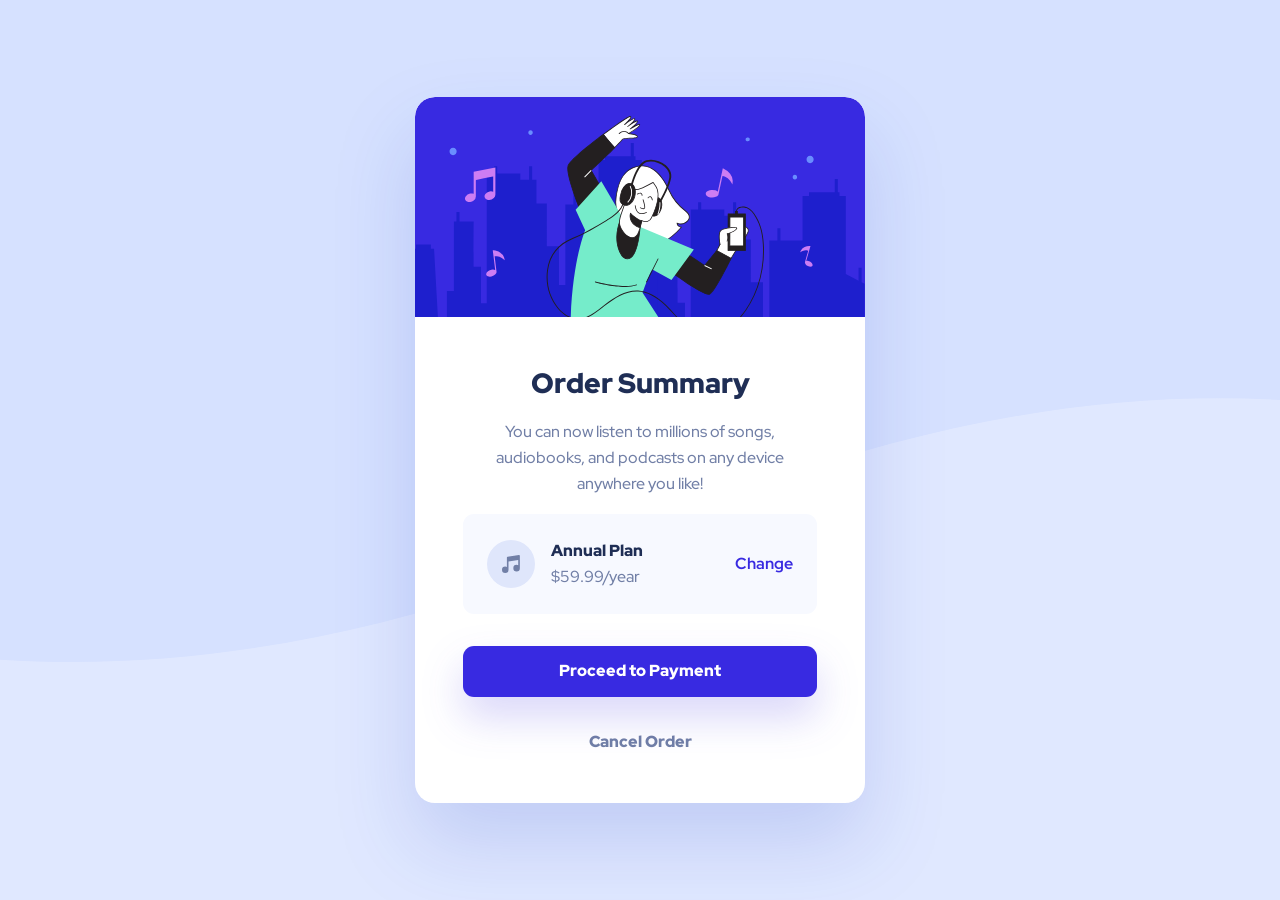
<file: 014-order-summary-component/index.html>
<!DOCTYPE html>
<html lang="en">

<head>
    <meta charset="UTF-8">
    <meta name="viewport" content="width=device-width, initial-scale=1.0">
    <title>Frontend Mentor | Order Summary Component</title>
    <link rel="shortcut icon" href="./assets/favicon/favicon.ico" type="image/x-icon">
    <link rel="preconnect" href="https://fonts.googleapis.com">
    <link rel="preconnect" href="https://fonts.gstatic.com" crossorigin>
    <link href="https://fonts.googleapis.com/css2?family=Red+Hat+Display:ital,wght@0,300..900;1,300..900&display=swap"
        rel="stylesheet">
    <link rel="stylesheet" href="./styles.css">
</head>

<body>
    <main>
        <section aria-labelledby="card-order-summary-title">
            <div class="card-order-summary">
                <img src="./assets/images/illustration-hero.svg" alt="" class="card-order-summary__image">
                <div class="card-order-summary__body">
                    <header class="card-order-summary__header">
                        <h1 class="card-order-summary__title text-preset-2 font-black" id="card-order-summary-title">
                            Order Summary</h1>
                        <p class="card-order-summary__description text-preset-4 font-medium">
                            You can now listen to millions of songs, audiobooks, and podcasts on any device anywhere you
                            like!
                        </p>
                    </header>

                    <div class="card-pricing">
                        <div class="card-pricing__wrapper">
                            <div class="card-pricing__content">
                                <img src="./assets/icons/icon-music.svg" alt="" class="card-pricing__icon">
                                <p class="card-pricing__text">
                                    <strong class="card-pricing__plan text-preset-4 font-black">Annual Plan</strong>
                                    <span class="card-pricing__price text-preset-4 font-medium">$59.99/year</span>
                                </p>
                            </div>

                            <a href="#" class="card-pricing__link text-preset-4 font-bold">Change</a>
                        </div>
                    </div>

                    <div class="card-order-summary__buttons">
                        <button type="button" class="btn btn-primary text-preset-4 font-black">Proceed to
                            Payment</button>
                        <button type="button" class="btn btn-cancel text-preset-4 font-black">Cancel Order</button>
                    </div>
                </div>

            </div>
        </section>

    </main>
</body>

</html>
</file>
<file: 001-qr-code-component/styles.css>
@import url('https://fonts.googleapis.com/css2?family=Outfit:wght@100..900&display=swap');

:root {
    --color-slate-900: #1F314F;
    --color-slate-500: #68778D;
    --color-slate-300: #D5E1EF;
    --color-white: #FFFFFF;
    --spacing-500: 40px;
    --spacing-300: 24px;
    --spacing-200: 16px;
    --font-outfit: "Outfit", sans-serif;
}

*,
*::before,
*::after {
    margin: 0;
    padding: 0;
    box-sizing: border-box;
}

html {
    font-family: var(--font-outfit);
}

body {
    background-color: var(--color-slate-300);
    display: flex;
    flex-direction: column;
    align-items: center;
    justify-content: center;
    min-height: 100vh
}

.card {
    max-width: 320px;
    background-color: var(--color-white);
    border-radius: 20px;
    padding: 16px 16px 40px 16px;
    display: flex;
    flex-direction: column;
    gap: 24px;
}

.card-image {
    width: 100%;
    height: auto;
    object-fit: contain;
}

.card-image img {
    width: 100%;
    height: auto;
    object-fit: contain;
    border-radius: 10px;
}

.card-content{
    display: flex;
    flex-direction: column;
    align-items: start;
    justify-content: center;
    text-align: center;
    gap: 16px;
    padding: 0 16px;
}

.card-title{
    font-weight: bold;
    font-size: 1.375rem;
    line-height: 120%;
    letter-spacing: 0;
    color: var(--color-slate-900);
}

.card-description{
    font-weight: 400;
    font-size: 0.938rem;
    line-height: 140%;
    letter-spacing: 0.2px;
    color: var(--color-slate-500);
}
</file>
<file: 002-blog-preview-card/styles.css>
@font-face {
     font-family: "Figtree";
     src: url(./assets/fonts/Figtree-VariableFont_wght.ttf) format("truetype");
     font-weight: 300 900;
     font-style: normal;
 }

 @font-face {
     font-family: "Figtree";
     src: url(./assets/fonts/Figtree-Italic-VariableFont_wght.ttf) format("truetype");
     font-style: italic;
     font-weight: 300 900;

 }

 :root {
     /* Colors */
     --color-yellow: #F4D04E;
     --color-gray-950: #111111;
     --color-gray-500: #6B6B6B;
     --color-white: #FFFFFF;

     /* Spacing */
     --spacing-300: 24px;
     --spacing-150: 12px;
     --spacing-100: 8px;
     --spacing-50: 4px;
 }

 *,
 *::before,
 *::after {
     margin: 0;
     padding: 0;
     box-sizing: border-box;
 }

 html {
     font-family: "Figtree", sans-serif;
     line-height: 150%;
     letter-spacing: 0%;
 }

 body {
     background-color: var(--color-yellow);
     display: flex;
     flex-direction: column;
     align-items: center;
     justify-content: center;
     gap: 0;
     min-height: 100dvh;
 }

 a {
     text-decoration: none;
     color: currentColor;
 }

 .blog-card {
     background-color: var(--color-white);
     padding: 24px 24px;
     border-radius: 20px;
     max-width: 384px;
     border: var(--color-gray-950) solid 1px;
     filter: drop-shadow(8px 8px 0 #000000);
 }

 .blog-card-wrapper {
     display: flex;
     flex-direction: column;
     align-items: start;
     justify-content: start;
     gap: 24px;
 }

 .blog-card-image-wrapper {
     border-radius: 10px;
     display: block;
 }

 .blog-card-image {
     max-width: 100%;
     display: block;
     height: auto;
     object-fit: contain;
     position: relative;
     border-radius: inherit;
 }

 .blog-card-content-wrapper {
     display: flex;
     flex-direction: column;
     align-items: start;
     justify-content: start;
     gap: 12px;
 }

 .blog-card-tag {
     background-color: var(--color-yellow);
     border-radius: 4px;
     padding: 4px 12px;
     text-align: center;
     color: var(--color-gray-950);
     font-size: 0.875rem;
     font-weight: 800;
 }

 .blog-card-title {
     color: var(--color-gray-950);
     font-size: 1.5rem;
     font-weight: 800;
 }

 .blog-card-title-link {
     transition: color linear 150ms;
 }

 .blog-card-title-link:hover {
     color: var(--color-yellow);
 }

 .blog-card-description {
     color: var(--color-gray-500);
     font-size: 0.875rem;
     font-weight: 500;
 }

 .blog-card-published-date {
     color: var(--color-gray-950);
     font-size: 0.875rem;
     font-weight: 500;
 }

 .blog-card-author-wrapper {
     display: flex;
     flex-direction: row;
     align-items: center;
     justify-content: start;
     gap: 12px;
 }

 .blog-card-author-name {
     color: var(--color-gray-950);
     font-size: 0.875rem;
     font-weight: 800;
 }

 .blog-card-author-image {
     width: 32px;
     height: 32px;
     border-radius: 999999px;
 }


 @media screen and (max-width: 378px) {
     .blog-card {
         max-width: 327px;
     }

     .blog-card-image-wrapper {
         width: 100%;
         aspect-ratio: 10 / 7.25;
         overflow: hidden;
     }

     .blog-card-image {
         display: block;
         width: 100%;
         height: 100%;
         object-fit: cover;
         object-position: center;
         overflow: hidden;
     }

     .blog-card-tag {
         font-size: 0.75rem;
     }

     .blog-card-published-date {
         font-size: 0.75rem;
     }

     .blog-card-title {
         font-size: 1.25rem;
     }

     .blog-card-description {
         font-size: 0.875rem;
     }
 }
</file>
<file: 003-social-links-profile/styles.css>
@font-face {
    font-family: "Inter";
    src: url(./assets/fonts/Inter-VariableFont_slnt\,wght.ttf) format("truetype");
    font-style: normal;
    font-weight: 100 900;
}

:root {

    /* Colors */
    --color-grey-900: #141414;
    --color-grey-800: #1F1F1F;
    --color-grey-700: #333333;
    --color-green: #C4F82A;
    --color-white: #FFFFFF;

    /* Spacing */
    --spacing-500: 40px;
    --spacing-300: 24px;
    --spacing-200: 16px;
    --spacing-150: 12px;
    --spacing-100: 8px;
    --spacing-50: 4px;

    /* Font Family */
    --font-inter: "Inter", sans-serif;

}

*,
*::after,
*::before {
    margin: 0;
    padding: 0;
    box-sizing: border-box;
}

html {
    font-size: 14px;
    line-height: 150%;
    letter-spacing: 0px;
}

body {
    font-family: var(--font-inter);
    background-color: var(--color-grey-900);
    display: flex;
    flex-direction: column;
    align-items: center;
    justify-content: center;
    min-height: 100vh;
}

a {
    text-decoration: none;
}


.text-preset-1 {
    font-size: 1.714rem;
    font-weight: 700;
}

.text-preset-2 {
    font-size: 1rem;
    font-weight: 400;
}

.text-preset-3 {
    font-size: 1rem;
    font-weight: 700;
}


.profile-card {
    display: flex;
    flex-direction: column;
    align-items: stretch;
    justify-content: start;
    gap: var(--spacing-300);
    padding: var(--spacing-500) var(--spacing-500);
    background-color: var(--color-grey-800);
    width: min(100%, 384px);
    border-radius: 12px;
}

.profile-card-image-wrapper {
    width: 88px;
    height: 88px;
    border-radius: 999px;
    margin: 0 auto;
}

.profile-card-image {
    max-width: 100%;
    height: auto;
    object-fit: contain;
    object-position: center;
    border-radius: inherit;
}

.profile-card-name-location {
    text-align: center;
}

.profile-card-name {
    display: block;
    color: var(--color-white);
    margin-bottom: 4px;
}

.profile-card-location {
    color: var(--color-green);
}

.profile-card-description {
    color: var(--color-white);
    text-align: center;
}

.social-links-list {
    width: 100%;
    display: flex;
    flex-direction: column;
    gap: var(--spacing-200);
    align-items: stretch;
    justify-content: start;
}

.social-link {
    color: var(--color-white);
    display: block;
    width: 100%;
    text-align: center;
    padding: var(--spacing-150);
    border-radius: 8px;
    background-color: var(--color-grey-700);
    transition: color linear 150ms, background-color linear 150ms;
}

.social-link:hover {
    color: var(--color-grey-700);
    background-color: var(--color-green);
}



@media screen and (max-width: 375px) {
    .profile-card {
        width: min(100%, 384px);
        padding: var(--spacing-300);
    }
}
</file>
<file: 004-recipe-page/styles.css>
@font-face {
    font-family: "Outfit";
    src: url(./assets/fonts/outfit/Outfit-VariableFont_wght.ttf) format("truetype");
    font-style: normal;
    font-weight: 100 900;
}

@font-face {
    font-family: "YoungSerif Regular";
    src: url(./assets/fonts/young-serif/YoungSerif-Regular.ttf) format("truetype");
    font-style: normal;
    font-weight: 400;
}

:root {

    /* Font Family */
    --font-outfit: "Outfit", sans-serif;
    --font-youngSerif-Regular: "YoungSerif Regular", serif;

    /* Colors */
    --color-rose-800: #7A284E;
    --color-rose-50: #FFF7FB;
    --color-stone-900: #312E2C;
    --color-stone-600: #5F564D;
    --color-stone-150: #E3DDD7;
    --color-stone-100: #F3E5D7;
    --color-brown-800: #854632;
    --color-white: #FFFFFF;

    /* Spacing */
    --spacing-1600: 128px;
    --spacing-600: 48px;
    --spacing-500: 40px;
    --spacing-400: 32px;
    --spacing-300: 24px;
    --spacing-200: 16px;
    --spacing-150: 12px;
    --spacing-100: 8px;
}

*,
*::before,
*::after {
    margin: 0;
    padding: 0;
    box-sizing: border-box;
}

body {
    background-color: var(--color-stone-100);
    font-size: 16px;
    letter-spacing: 0px;
    display: flex;
    flex-direction: column;
    align-items: center;
    justify-content: center;
    gap: 0;
    padding: var(--spacing-1600) var(--spacing-600);
}

ul,
ol {
    list-style-position: inside;
    padding-left: var(--spacing-100);
    display: flex;
    flex-direction: column;
    align-items: start;
    justify-content: start;
    gap: var(--spacing-100);
}

li {
    color: var(--color-stone-600);
}

li p {
    margin-left: var(--spacing-100);
    display: inline;
}

li::marker {
    color: var(--color-rose-800);
}


.text-preset-1 {
    font-family: var(--font-youngSerif-Regular);
    font-size: 2.5rem;
    font-weight: 400;
    line-height: 100%;
}

.text-preset-2 {
    font-family: var(--font-youngSerif-Regular);
    font-size: 1.75rem;
    font-weight: 400;
    line-height: 100%;
}

.text-preset-3 {
    font-family: var(--font-outfit);
    font-size: 1.25rem;
    line-height: 100%;
    font-weight: 600;
}

.text-preset-4 {
    font-family: var(--font-outfit);
    font-size: 1rem;
    line-height: 150%;
    font-weight: 400;
}

.text-preset-4-bold {
    font-family: var(--font-outfit);
    font-size: 1rem;
    line-height: 150%;
    font-weight: 700;
}

.card-recipe {
    display: flex;
    flex-direction: column;
    align-items: start;
    justify-content: start;
    gap: var(--spacing-500);
    background-color: var(--color-white);
    padding: var(--spacing-500);
    border-radius: 24px;
    max-width: 736px;
}

.card-recipe-image {
    border-radius: 12px;
    display: block;
    max-width: 100%;
    height: auto;
    object-fit: contain;
}

.card-recipe-content {
    display: flex;
    flex-direction: column;
    align-items: stretch;
    justify-content: start;
    gap: var(--spacing-400);
}

.card-recipe-content-header {
    display: flex;
    flex-direction: column;
    gap: var(--spacing-300);
}

.card-recipe-title {
    color: var(--color-stone-900);
}

.card-recipe-description {
    color: var(--color-stone-600);
}

.card-recipe-preparation {
    padding: var(--spacing-300);
    border-radius: 12px;
    background-color: var(--color-rose-50);
}

.card-recipe-preparation-title {
    color: var(--color-rose-800);
    margin-bottom: var(--spacing-200);
}

.card-recipe-ingredients-title {
    color: var(--color-brown-800);
    margin-bottom: var(--spacing-300);
}

.card-recipe-ingredients-list-item::marker {
    color: var(--color-brown-800);
}

.divider {
    background-color: var(--color-stone-150);
    display: block;
    width: 100%;
    height: 1px;
}

.card-recipe-instructions-title {
    color: var(--color-brown-800);
    margin-bottom: var(--spacing-300);
}

.card-recipe-instructions-list {
    font-family: var(--font-outfit);
    font-weight: 700;
    line-height: 150%;
    font-size: 1rem;
    font-style: normal;
}


.card-recipe-instructions-list-item::marker {
    color: var(--color-brown-800);
}


.card-recipe-nutrition-title {
    color: var(--color-brown-800);
    margin-bottom: var(--spacing-300);
}

.card-recipe-nutrition-description {
    color: var(--color-stone-600);
    margin-bottom: var(--spacing-300);
}

.card-recipe-nutrition-table {
    width: 100%;
}

.card-recipe-nutrition-table-name {
    color: var(--color-stone-600);
    padding: var(--spacing-150) var(--spacing-400);
    text-align: start;
    font-weight: 400;
}

.card-recipe-nutrition-table-value {
    color: var(--color-brown-800);
    padding: var(--spacing-150) var(--spacing-400);
    font-weight: 700;
}


@media screen and (max-width: 768px) {

    body {
        padding: 0;
    }

    .text-preset-1 {
        font-family: var(--font-youngSerif-Regular);
        font-size: 2.25rem;
        line-height: 100%;
    }

    .card-recipe {
        border-radius: 0;
        padding: 0;
        gap: 0;
    }

    .card-recipe-image {
        border-radius: 0;
    }

    .card-recipe-content {
        padding: var(--spacing-500) var(--spacing-400);
    }

    .card-recipe-preparation-list-item p {
        margin-left: var(--spacing-200);
        display: inline;
    }

    .card-recipe-instructions-list-item p {
        margin-left: var(--spacing-200);
        display: inline;
    }
}
</file>
<file: 005-product-preview-card-component/styles.css>
@import url('https://fonts.googleapis.com/css2?family=Fraunces:ital,opsz,wght@0,9..144,100..900;1,9..144,100..900&family=Montserrat:ital,wght@0,100..900;1,100..900&display=swap');

:root {

    /* Font Family */
    --font-fraunces: "Fraunces", serif;
    --font-montserrat: "Montserrat", sans-serif;

    /* Colors */
    --color-black: #1C232B;
    --color-grey: #6C7289;
    --color-cream: #F2EAE2;
    --color-white: #FFFFFF;
    --color-green-500: #3D8168;
    --color-green-700: #1A4032;

    /* Spacing */
    --spacing-500: 40px;
    --spacing-400: 32px;
    --spacing-300: 24px;
    --spacing-200: 16px;
    --spacing-100: 8px;
    --spacing-50: 4px;

}

*,
*::before,
*::after {
    margin: 0;
    padding: 0;
    box-sizing: border-box;
}

body {
    background-color: var(--color-cream);
    display: flex;
    flex-direction: column;
    align-items: center;
    justify-content: center;
    min-height: 100dvh;
    font-size: 0.875rem;
}

img,
video {
    max-width: 100%;
    height: auto;
    display: block;
}

a {
    text-decoration: none;
}

.text-preset-2,
.text-preset-3,
.text-preset-4,
.text-preset-5 {
    font-family: var(--font-montserrat);
}

.text-preset-1,
.text-preset-2,
.text-preset-3,
.text-preset-5 {
    letter-spacing: 0;
}

.text-preset-1 {
    font-family: var(--font-fraunces);
    font-size: 2rem;
    font-weight: 700;
    line-height: 100%;
}

.text-preset-2 {
    font-size: 0.875rem;
    font-weight: 700;
    line-height: 110%;
}

.text-preset-3 {
    font-size: 0.875rem;
    font-weight: 500;
    line-height: 160%;
}

.text-preset-4 {
    font-size: 0.75rem;
    font-weight: 500;
    line-height: 120%;
    letter-spacing: 5px;
}

.text-preset-5 {
    font-size: 0.813rem;
    font-weight: 500;
    line-height: 120%;
}

.product-preview-card {
    border-radius: 8px;
    overflow: hidden;
    display: grid;
    width: 100%;
    max-width: 350px;
    grid-template-columns: 1fr;
    grid-template-rows: 342px 408px;
}

.product-preview-card-image img {
    max-width: 100%;
    height: 100%;
    object-fit: cover;
}

.product-preview-card-content {
    background-color: var(--color-white);
    padding: var(--spacing-400);
    border-radius: 0;
    display: flex;
    flex-direction: column;
    align-items: start;
    justify-content: start;
    gap: var(--spacing-300);
}

.product-preview-card-content-header {
    display: flex;
    flex-direction: column;
    align-items: start;
    justify-content: start;
    gap: var(--spacing-300);
}

.product-preview-card-content-header-tag {
    color: var(--color-grey);
}

.product-preview-card-content-header-title {
    color: var(--color-black);
}

.product-preview-card-content-header-description {
    color: var(--color-grey);
}

.product-preview-card-content-price {
    display: flex;
    flex-direction: row;
    align-items: center;
    justify-content: start;
    gap: var(--spacing-200);
}

.product-preview-card-content-price p {
    color: var(--color-green-500);
}

.product-preview-card-content-price del {
    color: var(--color-grey);
}

.btn {
    display: inline-flex;
    width: 100%;
    flex-direction: row;
    align-items: center;
    justify-content: center;
    gap: var(--spacing-100);
    padding: var(--spacing-200) var(--spacing-400);
    border-radius: 8px;
    color: var(--color-white);
    background-color: var(--color-green-500);
    transition: background-color linear 150ms;
    border: none;
    cursor: pointer;
}

.btn:hover {
    background-color: var(--color-green-700);
}

.btn:focus-visible{
    outline: 2px solid var(--color-green-700);
    outline-offset: 2px;
}


@media (width> 26.375rem) {
    .product-preview-card {
        max-width: 600px;
        grid-template-columns: 1fr 1fr;
        grid-template-rows: 1fr;
    }

    .product-preview-card-content {
        gap: var(--spacing-400);
    }
}
</file>
<file: 006-four-card-feature-section/styles.css>
:root {

    /* Font Family */
    --font-poppins: "Poppins", sans-serif;

    /* Colors */
    --color-grey-500: #4D4F62;
    --color-grey-400: #6A7178;
    --color-white: #FFFFFF;
    --color-red: #EA5454;
    --color-cyan: #44D3D2;
    --color-blue: #549EF2;
    --color-orange: #FCAE4A;

    /* Spacing */
    --spacing-500: 40px;
    --spacing-400: 32px;
    --spacing-300: 24px;
    --spacing-200: 16px;
    --spacing-100: 8px;

}

*,
*::before,
*::after {
    margin: 0;
    padding: 0;
    box-sizing: border-box;
}

body {
    font-family: var(--font-poppins);
    font-size: 0.938rem;
    min-height: 100dvh;
    background-color: #FAFAFA;
    display: flex;
    flex-direction: column;
    align-items: center;
    justify-content: center;
    overflow-x: hidden;
}

ul,
li {
    list-style: none;
}

a {
    text-decoration: none;
}

.text-preset-1 {
    font-size: 1.5rem;
    font-weight: 600;
    line-height: 140%;
    letter-spacing: 0.25px;
}

.text-preset-2 {
    font-size: 1.5rem;
    font-weight: 200;
    line-height: 140%;
    letter-spacing: 0.25px;
}

.text-preset-3 {
    font-size: 1.25rem;
    font-weight: 600;
    line-height: 135%;
    letter-spacing: 0px;
}

.text-preset-4 {
    font-size: 0.938rem;
    font-weight: 400;
    line-height: 140%;
    letter-spacing: 0.1px;
}

.text-preset-5 {
    font-size: 0.813rem;
    font-weight: 400;
    line-height: 160%;
    letter-spacing: 0.09px
}

.four-card-feature {
    display: flex;
    flex-direction: column;
    align-items: center;
    justify-content: center;
    gap: 60px;
}


.section-heading-wrapper {
    color: var(--color-grey-500);
    display: flex;
    flex-direction: column;
    align-items: center;
    justify-content: center;
    text-align: center;
    text-wrap: balance;
    gap: var(--spacing-200);
}

.section-heading-wrapper h1 b {
    font-weight: 600;
}

.section-content-wrapper {
    display: grid;
    grid-template-columns: 1fr;
    grid-template-rows: repeat(4, 1fr);
    align-items: center;
    justify-content: center;
    gap: var(--spacing-400);
}

.card-feature {
    max-width: 19.625rem;
    min-height: 15.625rem;
    width: 100%;
    background-color: var(--color-white);
    border-radius: 8px;
    padding: var(--spacing-400) var(--spacing-400);
    box-shadow: 0px 15px 30px -11px rgba(131, 166, 210, 0.5);
    position: relative;
    overflow: hidden;
}

.card-feature-wrapper {
    display: flex;
    flex-direction: column;
    align-items: flex-end;
    justify-content: center;
    gap: var(--spacing-400);
}

.card-feature-top-line {
    width: 100%;
    height: 4px;
    position: absolute;
    left: 0;
    top: 0;
    right: 0;
}

.card-feature-top-line.--supervisor {
    background-color: var(--color-cyan);
}

.card-feature-top-line.--team-builder {
    background-color: var(--color-red);
}

.card-feature-top-line.--karma {
    background-color: var(--color-orange);
}

.card-feature-top-line.--calculator {
    background-color: var(--color-blue);
}

.card-feature-header {
    text-align: left;
}

.card-feature-header-title {
    color: var(--color-grey-500);
    margin-bottom: 6px;
}

.card-feature-header-description {
    color: var(--color-grey-400);
}

@media screen and (min-width:768px) {
    .text-preset-1 {
        font-size: 2.25rem;
        font-weight: 600;
        line-height: 140%;
        letter-spacing: 0.25px;
    }

    .text-preset-2 {
        font-size: 2.25rem;
        font-weight: 200;
        line-height: 140%;
        letter-spacing: 0.25px;
    }

    .four-card-feature {
        gap: 74px;
    }

    .section-heading-wrapper {
        max-width: 33.75rem;
        width: 100%;
    }

    .section-content-wrapper {
        display: grid;
        grid-template-columns: repeat(2, 1fr);
        grid-template-rows: repeat(3, 1fr);
        grid-template-areas:
            "first first"
            "second third"
            "fourth fourth";
        align-items: center;
        justify-content: center;
        gap: var(--spacing-400);
    }

    .card-feature:nth-child(1) {
        grid-area: second;
        order: 2;
    }

    .card-feature:nth-child(2) {
        grid-area: first;
        margin: 0 auto;
        order: 1;
    }

    .card-feature:nth-child(3) {
        grid-area: third;
        order: 3;
    }

    .card-feature:nth-child(4) {
        grid-area: fourth;
        margin: 0 auto;
        order: 4
    }
}

@media screen and (min-width:1024px) {
    .section-content-wrapper {
        grid-template-columns: repeat(3, 1fr);
        grid-template-rows: repeat(2, 1fr);
        grid-template-areas:
            "first second fourth"
            "first third fourth";
    }

    .card-feature {
        max-width: 21.875rem;
    }

    .card-feature:nth-child(1) {
        grid-area: first;
    }

    .card-feature:nth-child(2) {
        grid-area: second;

    }

    .card-feature:nth-child(3) {
        grid-area: third;
    }

    .card-feature:nth-child(4) {
        grid-area: fourth;
    }
}
</file>
<file: 007-testimonials-grid-section/styles.css>
:root {

    /* Font Family */
    --font-barlow-semi-condensed: "Barlow Semi Condensed", sans-serif;

    /* Color */
    --color-black: #121212;
    --color-dark-blue: #19202D;
    --color-white: #FFFFFF;
    --color-grey-100: #E7EAEE;
    --color-grey-200: #CFCFCF;
    --color-grey-400: #676D7E;
    --color-grey-500: #48556A;
    --color-purple-50: #EDE4FF;
    --color-purple-300: #A775F1;
    --color-purple-500: #733FC8;

    /* Spacing */
    --spacing-500: 40px;
    --spacing-400: 32px;
    --spacing-300: 24px;
    --spacing-200: 16px;
    --spacing-100: 8px;
    --spacing-50: 4px;
}

*,
*::before,
*::after {
    margin: 0;
    padding: 0;
    box-sizing: border-box;
}

body {
    font-family: var(--font-barlow-semi-condensed);
    font-size: 0.813rem;
    min-height: 100dvh;
    letter-spacing: 0;
    background-color: #F6F5F6;
    display: flex;
    flex-direction: column;
    align-items: center;
    justify-content: center;
    gap: 0;
}

a {
    text-decoration: none;
}

ul,
ol {
    list-style: none;
}

.text-preset-1 {
    font-size: 1.25rem;
    font-weight: 600;
    line-height: 120%;
}

.text-preset-2 {
    font-size: 0.813rem;
    font-weight: 500;
    line-height: 110%;
}

.text-preset-3 {
    font-size: 0.813rem;
    font-weight: 500;
    line-height: 140%;
}

.text-preset-4 {
    font-size: 0.688rem;
    font-weight: 500;
    line-height: 110%;
}

.testimonials-grid {
    display: grid;
    grid-template-areas:
        "first"
        "second"
        "third"
        "fourth"
        "fifth"
    ;
    gap: var(--spacing-400);
    max-width: 19.063rem;
    width: 100%;
}

.sr-only{
    display: block;
    width: 1px;
    height: 1px;
    opacity: 0;
    overflow: hidden;
}

.grid-item-first {
    grid-area: first;
}

.grid-item-second {
    grid-area: second;
}

.grid-item-third {
    grid-area: third;
}

.grid-item-fourth {
    grid-area: fourth;
}

.grid-item-fifth {
    grid-area: fifth;
}

.card-testimonials {
    box-shadow: 40px 60px 50px -47px rgba(72, 85, 106, 1);
    padding: var(--spacing-400) var(--spacing-400);
    border-radius: 8px;
    position: relative;
    z-index: 10;
}

.card-testimonials.--purple {
    background-color: var(--color-purple-500);
}

.card-testimonials.--grey {
    background-color: var(--color-grey-500);
}

.card-testimonials.--white {
    background-color: var(--color-white);
}

.card-testimonials.--dark-blue {
    background-color: var(--color-dark-blue);
}

.card-testimonials-wrapper {
    display: flex;
    flex-direction: column;
    align-items: start;
    justify-content: center;
    gap: var(--spacing-200);
}

.card-testimonials-profile {
    display: flex;
    flex-direction: row;
    align-items: center;
    justify-content: start;
    gap: var(--spacing-200);
}

.card-testimonials-profile-image {
    width: 28px;
    height: 28px;
    display: inline-block;
    border-radius: 999px;
    object-fit: contain;
}

.card-testimonials.--purple .card-testimonials-title,
.card-testimonials.--purple .card-testimonials-profile-name,
.card-testimonials.--grey .card-testimonials-title,
.card-testimonials.--grey .card-testimonials-profile-name,
.card-testimonials.--dark-blue .card-testimonials-profile-verified,
.card-testimonials.--dark-blue .card-testimonials-profile-name {
    color: var(--color-white);
}

.card-testimonials.--purple .card-testimonials-description,
.card-testimonials.--purple .card-testimonials-profile-verified {
    color: var(--color-purple-50);
}


.card-testimonials.--grey .card-testimonials-description,
.card-testimonials.--grey .card-testimonials-profile-verified,
.card-testimonials.--dark-blue .card-testimonials-description {
    color: var(--color-grey-100);
}

.card-testimonials.--dark-blue .card-testimonials-title {
    color: var(--color-grey-200);
}


.card-testimonials.--white .card-testimonials-profile-verified,
.card-testimonials.--white .card-testimonials-description {
    color: var(--color-grey-400);
}

.card-testimonials.--white .card-testimonials-title,
.card-testimonials.--white .card-testimonials-profile-name {
    color: var(--color-grey-500);
}

.card-testimonials.--grey .card-testimonials-profile-image,
.card-testimonials.--white .card-testimonials-profile-image {
    border: none;
}

.card-testimonials.--purple .card-testimonials-profile-image {
    border: 2px solid var(--color-purple-300);
}

.card-testimonials.--dark-blue .card-testimonials-profile-image {
    border: 2px solid var(--color-purple-500);
}


@media screen and (min-width: 768px) {
    .testimonials-grid {
        grid-template-areas:
            "first first"
            "second third"
            "fourth fourth"
            "fifth fifth"
        ;
        max-width: 40.438rem;
    }

    .card-testimonials.highlighted::after {
        content: "";
        display: inline-block;
        width: 104px;
        height: 102px;
        background-image: url(./assets/images/bg-pattern-quotation.svg);
        position: absolute;
        background-position: top right;
        background-repeat: no-repeat;
        background-size: contain;
        right: 164px;
        top: 0;
        z-index: -50;
    }
}

@media screen and (min-width: 1024px) {
    .testimonials-grid {
        grid-template-columns: repeat(4, 1fr);
        grid-template-areas:
            "first first second fifth"
            "third fourth fourth fifth"
        ;
        max-width: 69.625rem;
    }

    .card-testimonials.highlighted::after {
        right: 60px;
    }
}
</file>
<file: 008-meet-landing-page/styles.css>
:root {

    /* Font Family */
    --font-red-hat-display: "Red Hat Display", sans-serif;

    /* Colors */
    --color-cyan-600: #4D96A9;
    --color-cyan-300: #8FE3F9;
    --color-purple-600: #855FB1;
    --color-purple-300: #D9B8FF;
    --color-slate-900: #28283D;
    --color-slate-600: #87879D;
    --color-slate-300: #D1D1DF;
    --color-white: #FAFAFA;

    /* Spacing */
    --spacing-1400: 112px;
    --spacing-1000: 80px;
    --spacing-900: 72px;
    --spacing-800: 64px;
    --spacing-700: 56px;
    --spacing-500: 40px;
    --spacing-400: 32px;
    --spacing-300: 24px;
    --spacing-200: 16px;
    --spacing-100: 8px;
    --spacing-50: 4px;
}

*,
*::before,
*::after {
    margin: 0;
    padding: 0;
    box-sizing: border-box;
}

body {
    background-color: var(--color-white);
    font-family: var(--font-red-hat-display);
    min-height: 100dvh;
    display: flex;
    flex-direction: column;
    align-items: stretch;
    justify-content: start;
}

a {
    text-decoration: none;
}

ul,
li {
    list-style: none;
}

header {
    display: flex;
    flex-direction: column;
    align-items: center;
    justify-content: flex-end;
    gap: var(--spacing-100);
    width: 100%;
    padding: 3rem var(--spacing-1000) 0;
}

button {
    padding: var(--spacing-200) var(--spacing-500);
    border-radius: 29px;
    border: none;
    transition: background-color 150ms linear;
    display: inline-flex;
    gap: var(--spacing-50);
    align-items: center;
    justify-content: center;
    color: var(--color-white);
    cursor: pointer;
    font-family: inherit;
}



.btn-blue {
    background-color: var(--color-cyan-600);
}

.btn-blue:hover {
    background-color: #71C0D4;
}

.btn-blue:focus-visible {
    outline-offset: 3px;
    outline-width: 2px;
    outline-color: var(--color-cyan-600);
    outline-style: solid;
}

.btn-blue span {
    color: var(--color-cyan-300);
}

.btn-purple {
    background-color: var(--color-purple-600);
}

.btn-purple:focus-visible {
    outline-offset: 3px;
    outline-width: 2px;
    outline-color: var(--color-purple-600);
    outline-style: solid;
}

.btn-purple:hover {
    background-color: #B18BDD;
}

.btn-purple span {
    color: var(--color-purple-300);
}

.counter {
    display: inline-flex;
    flex-direction: column;
    align-items: center;
    justify-content: center;
    width: 100%;
}

.counter-line {
    content: "";
    width: 1px;
    height: 5rem;
    background-color: var(--color-slate-300);
    display: inline-block;
}

.counter-circle {
    width: 3.5rem;
    height: 3.5rem;
    color: var(--color-slate-600);
    background-color: var(--color-white);
    border-radius: 999px;
    border: 1px solid var(--color-slate-300);
    display: flex;
    align-items: center;
    justify-content: center;
}

.brand-logo {
    display: inline-block;
}



.text-preset-1 {
    font-size: 2.5rem;
    font-weight: 900;
    line-height: 110%;
    letter-spacing: 0;
}

.text-preset-2 {
    font-size: 2rem;
    font-weight: 900;
    line-height: 110%;
    letter-spacing: 0;
}

.text-preset-3 {
    font-size: .75rem;
    font-weight: 900;
    line-height: 110%;
    letter-spacing: 4px;
}

.text-preset-4 {
    font-size: 1rem;
    font-weight: 500;
    line-height: 150%;
    letter-spacing: 0;
}

.text-preset-5 {
    font-size: 1rem;
    font-weight: 900;
    line-height: 150%;
    letter-spacing: 0;
}


/* Section Hero Start */
.section-hero {
    padding: var(--spacing-800) var(--spacing-400) var(--spacing-400);
    overflow: hidden;
}

.section-hero-wrapper {
    display: flex;
    flex-direction: column;
    align-items: center;
    justify-content: center;
    gap: 3rem;
}

.section-images {
    max-height: 160px;
    overflow: hidden;
}

.section-image-tablet {
    display: none;
}

.section-image-desktop-right {
    display: none;
}

.section-image-desktop-left {
    display: none;
}

.section-image-mobile {
    height: 100%;
}

.section-hero-content {
    display: flex;
    flex-direction: column;
    align-items: center;
    justify-content: flex-start;
    gap: var(--spacing-300);
}

.section-hero-title {
    color: var(--color-slate-900);
    text-align: center;
    text-wrap: balance;
}

.section-hero-description {
    color: var(--color-slate-600);
    text-align: center;
}

.section-hero-buttons {
    display: flex;
    flex-direction: column;
    align-items: center;
    justify-content: flex-start;
    gap: var(--spacing-200);
}

/* Section Hero End */



/* Section Built Start */

.section-built {
    padding: var(--spacing-400) var(--spacing-400) var(--spacing-800);
}

.section-built-wrapper {
    display: flex;
    flex-direction: column;
    align-items: center;
    justify-content: start;
    gap: var(--spacing-800);
}

.image-collage {
    display: grid;
    grid-template-columns: repeat(2, 1fr);
    grid-template-rows: repeat(2, 1fr);
    gap: var(--spacing-200);
}

.image-collage-card {
    max-width: 9.25rem;
    width: 100%;
    border-radius: 8px;
    height: auto;
}

.section-built-content {
    display: flex;
    flex-direction: column;
    align-items: center;
    justify-content: start;
    gap: var(--spacing-200);
}

.section-built-content-title {
    color: var(--color-slate-900);
    text-align: center;
    margin-bottom: var(--spacing-200);
}

.section-built-content-subtitle {
    color: var(--color-cyan-600);
    text-align: center;
    text-transform: uppercase;
}

.section-built-content-description {
    color: var(--color-slate-600);
    text-align: center;
    text-wrap: wrap;
}

/* Section Built End */



/* Footer Start */
footer {
    display: flex;
    flex-direction: column;
    align-items: stretch;
    justify-content: center;
}

footer .counter {
    transform: translate(0%, 20%);
    z-index: 30;
}

.footer-cta {
    position: relative;
    background-color: var(--color-cyan-600);
    padding: var(--spacing-800) var(--spacing-400);
    z-index: 20;
}

.footer-cta::before {
    content: "";
    display: block;
    position: absolute;
    left: 0;
    right: 0;
    top: 0;
    bottom: 0;
    z-index: 10;
    width: 100%;
    height: 100%;
    background-image: url(./assets/images/mobile/image-footer.jpg);
    background-repeat: no-repeat;
    background-size: cover;
    background-position: top;
    opacity: 10%
}

.footer-cta-wrapper {
    display: flex;
    flex-direction: column;
    align-items: center;
    justify-content: center;
    gap: var(--spacing-300);
    z-index: 20;
    position: relative;
}

.footer-cta-title,
.footer-cta-description {
    color: var(--color-white);
    text-align: center;
}

/* Footer End */


@media screen and (min-width: 768px) {

    .text-preset-1,
    .text-preset-2,
    .text-preset-3 {
        font-weight: 900;
        line-height: 110%;
    }

    .text-preset-1,
    .text-preset-2,
    .text-preset-4,
    .text-preset-5 {
        letter-spacing: 0;
    }

    .text-preset-1 {
        font-size: 3rem;
    }

    .text-preset-2 {
        font-size: 2.25rem;
    }

    .text-preset-3 {
        font-size: 0.875rem;
        letter-spacing: 4px;
    }

    .text-preset-4 {
        font-size: 1rem;
        font-weight: 500;
        line-height: 150%;
    }


    /* Section Hero Start */

    .section-images {
        display: flex;
        flex-direction: row;
        align-items: center;
        justify-content: center;
        gap: var(--spacing-400);
        max-height: unset;
    }

    .section-image-tablet {
        display: block;
    }

    .section-image-mobile {
        display: none;
    }

    .section-hero-content {
        max-width: 28.125rem;
    }

    .section-hero-buttons {
        flex-direction: row;
    }

    /* Section Hero End */


    /* Section Built Start */

    .section-built {
        padding: var(--spacing-700) var(--spacing-400) var(--spacing-800);
    }

    .image-collage {
        grid-template-columns: repeat(4, 1fr);
        grid-template-rows: repeat(1, 1fr);
        gap: var(--spacing-300);
    }

    .image-collage-card {
        max-width: 9.5rem;
    }

    .section-built-content {
        max-width: 31.5rem;
    }

    .section-built-content-title {
        text-wrap: wrap;
        margin: 0 2rem;
    }

    .section-built-content-description {
        text-wrap: stable;
    }

    /* Section Built End */


    /* Footer Start */

    .footer-cta-wrapper {
        max-width: 31.5rem;
        margin: 0 auto;
    }

    .footer-cta::before {
        background-image: url(./assets/images/tablet/image-footer.jpg);

    }

    /* Footer End */
}




@media screen and (min-width: 1024px) {
    header {
        padding: var(--spacing-1000);
    }

    .text-preset-1 {
        font-size: 4rem;
    }

    .text-preset-2 {
        font-size: 2.5rem;
    }

    .text-preset-3 {
        font-size: 1rem;
        letter-spacing: 4px;
    }

    .text-preset-4 {
        font-size: 1.125rem;
    }

    /* Section Built Start */

    .section-built {
        padding: var(--spacing-700) var(--spacing-1000) var(--spacing-900);
    }

    .image-collage {
        gap: var(--spacing-400);
        grid-template-columns: repeat(4, minmax(0, 1fr));
        width: 100%;
        align-items: center;
        justify-content: center;
    }

    .image-collage-card {
        max-width: 100%;
    }

    .section-built-content {
        max-width: 34rem;
    }

    .section-built-content-title {
        text-wrap: stable;
        margin: 0 3rem;
    }

    .section-built-content-description {
        text-wrap: stable;
    }

    /* Section Built End */


    /* Section Hero Start */

    .section-hero-wrapper {
        flex-direction: row;
        gap: var(--spacing-400);
    }

    .section-images {
        display: none;
    }

    .section-image-tablet {
        display: none;
    }

    .section-image-desktop-right {
        position: relative;
        right: -7%;
        display: inline-block;
    }

    .section-image-desktop-left {
        position: relative;
        left: -7%;
        display: inline-block;
    }

    /* Section Hero End */

    /* Footer Start */

    .footer-cta {
        padding: var(--spacing-1400) var(--spacing-1000);
    }

    .footer-cta::before {
        background-image: url(./assets/images/desktop/image-footer.jpg);

    }

    .footer-cta-wrapper {
        flex-direction: row;
        margin: 0 auto;
        max-width: 1120px;
        align-items: flex-start;
    }

    .footer-cta-title {
        text-align: left;
        flex-basis: 445px;
    }

    .footer-cta-description {
        flex-basis: 355px;
        text-align: left;
    }

    .footer-cta-button {
        flex-basis: 256px;
        text-align: right;
    }

    /* Footer End */

}
</file>
<file: 010-newsletter-sign-up-with-success-message/styles.css>
@font-face {
    font-family: "Roboto Bold";
    src: url(./assets/fonts/Roboto-Bold.ttf) format("truetype");
    font-weight: 700;
    font-style: normal;
}

@font-face {
    font-family: "Roboto Regular";
    src: url(./assets/fonts/Roboto-Regular.ttf) format("truetype");
    font-weight: 400;
    font-style: normal;
}

:root {

    /* Font Family */
    --font-roboto-bold: "Roboto Bold", sans-serif;
    --font-roboto-regular: "Roboto Regular", sans-serif;

    /* Colors */
    --color-white: #FFFFFF;
    --color-grey: #949494;
    --color-blue-800: #242742;
    --color-blue-700: #36384D;
    --color-red: #FF6155;

    /* Spacing */
    --spacing-100: .5rem;
    --spacing-200: 1rem;
    --spacing-300: 1.5rem;
    --spacing-400: 2rem;
    --spacing-500: 2.5rem;
    --spacing-600: 3rem;
    --spacing-800: 4rem;
    --spacing-900: 4.5rem;
    --spacing-1300: 6.5rem;

}

*,
*::before,
*::after {
    box-sizing: border-box;
    margin: 0;
    padding: 0;
}

[hidden] {
    display: none !important;
}

body {
    min-height: 100dvh;
    display: flex;
    flex-flow: column nowrap;
    align-items: stretch;
    justify-content: center;
    background-color: var(--color-blue-700);
    letter-spacing: 0;
}

a {
    text-decoration: none;
}

ul,
ol {
    list-style: none;
}

button {
    display: inline-block;
    position: relative;
    width: 100%;
    color: var(--color-white);
    background: var(--color-blue-800);
    border-radius: 8px;
    padding: var(--spacing-200) var(--spacing-500);
    cursor: pointer;
    border: none;
    transition: outline 150ms linear;
    z-index: 0;
    overflow: hidden;
}

button::before {
    position: absolute;
    display: block;
    content: "";
    inset: 0;
    background: #FF6A3A;
    background: linear-gradient(90deg, rgba(255, 106, 58, 1) 0%, rgba(255, 82, 123, 1) 100%);
    z-index: -1;
    border-radius: inherit;
    opacity: 0;
    transition: opacity 150ms linear;
}

button:hover::before {
    opacity: 1;
}

button:focus-visible {
    outline: 3px solid var(--color-blue-800);
    outline-offset: 2px;
}

input {
    border: 1px solid var(--color-grey);
    border-radius: 8px;
    background-color: var(--color-white);
    padding: var(--spacing-200) var(--spacing-300);
    outline: none;
    color: var(--color-blue-800);
    transition: border 150ms linear;
    width: 100%;
}

input:focus,
input:not(:placeholder-shown) {
    border-color: var(--color-blue-800);
}


.text-preset-1 {
    font-size: 2.5rem;
    line-height: 100%;
}

.text-preset-2 {
    font-size: 1rem;
    line-height: 150%;
}

.text-preset-3 {
    font-size: .75rem;
    line-height: 150%;
}

.font-bold {
    font-family: var(--font-roboto-bold);
    font-weight: 700;
}

.font-regular {
    font-family: var(--font-roboto-regular);
    font-weight: 400;
}


.newsletter-card__panel {
    background-color: var(--color-white);
    min-height: 100dvh;
}

.newsletter-card__inner {
    display: flex;
    flex-flow: column nowrap;
    align-items: stretch;
    justify-content: start;
    gap: var(--spacing-500);
}

.newsletter-card__image img {
    display: block;
    width: 100%;
    height: auto;
}

.newsletter-card__body {
    display: flex;
    flex-direction: column;
    align-items: stretch;
    justify-content: start;
    gap: var(--spacing-500);
    padding: 0 var(--spacing-300);
}

.newsletter-card__intro {
    display: flex;
    flex-flow: column nowrap;
    align-items: stretch;
    justify-content: start;
    gap: var(--spacing-300);
}

.newsletter-card__title,
.newsletter-card__description,
.newsletter-card__list-item {
    color: var(--color-blue-800);
    text-align: left;
}

.newsletter-card__list {
    display: flex;
    flex-direction: column;
    align-items: stretch;
    justify-content: start;
    gap: var(--spacing-100);
}

.newsletter-card__list-item {
    display: flex;
    align-items: flex-start;
    gap: var(--spacing-200);
}

.newsletter-card__list-item::before {
    display: inline-block;
    flex-shrink: 0;
    content: "";
    width: 21px;
    height: 21px;
    background-image: url(./assets/icons/icon-list.svg);
    background-repeat: no-repeat;
    background-position: center;
    background-size: contain;
}

/* .newsletter-card__form-wrapper{} */



.newsletter-card__form {
    display: flex;
    flex-flow: column nowrap;
    align-items: stretch;
    justify-content: center;
    gap: var(--spacing-300);
}

.newsletter-card__form-item {
    display: flex;
    flex-flow: column nowrap;
    align-items: stretch;
    justify-content: center;
    gap: var(--spacing-100);
}

.form-input-label-and-error {
    display: flex;
    flex-flow: row nowrap;
    align-items: center;
    justify-content: space-between;
}

.form-input-label {
    color: var(--color-blue-800);
}

.form-input-error {
    color: var(--color-red);
    opacity: 0;
    transition: opacity 150ms linear;
}


.is-error .form-input-error {
    opacity: 100%;
}

.is-error input {
    border-color: var(--color-red);
    color: var(--color-red);
    background-color: #FFE7E6;
}

.is-error input:focus,
.is-error input:not(:placeholder-shown) {
    border-color: var(--color-red);
}

.newsletter-card__panel--success {
    padding: 0 var(--spacing-200);
    display: flex;
    flex-direction: column;
    justify-content: center;
    align-items: center;
}

.newsletter-card__success-inner {
    min-height: 623px;
    display: flex;
    flex-direction: column;
    justify-content: space-between;
    align-items: center;
    gap: 0;
}

.newsletter-card__success-intro {
    display: flex;
    flex-direction: column;
    align-items: start;
    justify-content: start;
    gap: var(--spacing-400);
}

.newsletter-card__success-image {
    width: 4rem;
    height: 4rem;
    display: inline-block;
}

.newsletter-card__success-image img {
    width: 100%;
    height: 100%;
    display: block;
}

.newsletter-card__success-title,
.newsletter-card__success-description {
    color: var(--color-blue-800);

}

.newsletter-card__success-title:focus {
    outline: none;
}

.newsletter-card__success-email-link {
    color: inherit;
    opacity: 100%;
    transition: opacity linear 150ms, color linear 150ms;
}


.newsletter-card__success-email-link:hover{
    color: var(--color-blue-700);
    opacity: 90%;
}



@media screen and (min-width:768px) {
    body {
        align-items: center;
    }

    .text-preset-1 {
        font-size: 3.5rem;
    }

    .newsletter-card__panel {
        min-height: auto;
        border-radius: 36px;
        padding: var(--spacing-500);
    }

    .newsletter-card__body {
        gap: var(--spacing-300);
        padding: 0;
    }

    .newsletter-card__panel--success {
        max-width: 504px;
        padding: var(--spacing-800);
    }

    .newsletter-card__success-inner {
        min-height: auto;
        gap: var(--spacing-400);
    }

}




@media screen and (min-width:1024px) {

    .newsletter-card__panel:not(.newsletter-card__panel--success) {
        padding: var(--spacing-400);
        max-width: 56.5rem;
    }

    .newsletter-card__inner {
        flex-flow: row nowrap;
        gap: var(--spacing-800);
        align-items: center;
    }

    .newsletter-card__image {
        order: 1;
        flex: 1;
    }

    .newsletter-card__body {
        order: 0;
        flex: 1;
    }

    .newsletter-card__intro,
    .newsletter-card__form-wrapper {
        gap: var(--spacing-400);
    }

}
</file>
<file: 012-results-summary-component/styles.css>
@font-face {
    font-family: "Hanken Grotesk";
    src: url(./assets/fonts/HankenGrotesk-VariableFont_wght.ttf) format("truetype");
    font-weight: 100 900;
    font-style: normal;
}

:root {

    /* Font Family */
    --font-Hanken-Grotesk: "Hanken Grotesk", sans-serif;

    /* Colors */
    --color-white: #FFFFFF;
    --color-black: #000000;
    --color-navy-950: #303B59;
    --color-navy-200: #CAC9FF;
    --color-navy-50: #ECF2FF;
    --color-blue-800: #1125D6;
    --color-blue-50: #F3F4FD;
    --color-yellow-400: #FFB21E;
    --color-yellow-50: #FFFBF4;
    --color-red-400: #FF5555;
    --color-red-50: #FFF6F6;
    --color-green-500: #00BB8F;
    --color-green-50: #F2FCF9;

    /* Spacing */
    --spacing-0: 0;
    --spacing-100: .5rem;
    --spacing-200: 1rem;
    --spacing-300: 1.5rem;
    --spacing-400: 2rem;
    --spacing-1000: 5rem;
}

*,
*::before,
*::after {
    margin: 0;
    padding: 0;
    box-sizing: border-box;
}

html {
    font-family: var(--font-Hanken-Grotesk);
    letter-spacing: 0;
}

body {
    background-color: var(--color-blue-50);
}

a {
    text-decoration: none;
}

ul,
ol {
    list-style: none;
}

[hidden] {
    display: none !important;
}

.text-3xl {
    font-size: 4.5rem;
    line-height: 100%;
}

.text-2xl {
    font-size: 3.5rem;
    line-height: 100%;
}

.text-xl {
    font-size: 2rem;
    line-height: 130%;
}

.text-lg {
    font-size: 1.5rem;
    line-height: 130%;
}

.text-md {
    font-size: 1.125rem;
    line-height: 130%;
}

.text-sm {
    font-size: 1rem;
    line-height: 130%;
}


.font-medium {
    font-weight: 500;
}

.font-bold {
    font-weight: 700;
}

.font-extrabold {
    font-weight: 800;
}


.summary__button {
    text-align: center;
    display: inline-block;
    color: var(--color-white);
    border: none;
    background-color: var(--color-navy-950);
    border-radius: 128px;
    padding: 1.019rem;
    max-width: 100%;
    width: 100%;
    cursor: pointer;
    overflow: hidden;
    position: relative;
    z-index: 0;
}

.summary__button::before {
    content: "";
    display: block;
    position: absolute;
    inset: 0;
    background: #7755FF;
    background: linear-gradient(180deg, rgba(119, 85, 255, 1) 0%, rgba(47, 44, 233, 1) 100%);
    opacity: 0;
    transition: opacity 150ms linear;
    color: var(--color-white);
    z-index: -10;
}

.summary__button:hover::before {
    opacity: 1;
}

.summary__button:focus-visible {
    outline: 2px solid var(--color-navy-950);
    outline-offset: 3px;
}


.summary-item {
    border-radius: 12px;
    display: flex;
    flex-flow: row nowrap;
    align-items: stretch;
    justify-content: space-between;
    padding: 1rem var(--spacing-200);
}

.summary-item__label,
.summary-item__score {
    display: flex;
    flex-flow: row nowrap;
    align-items: center;
    justify-content: center;
}

.summary-item__label {
    gap: var(--spacing-200);
}

.summary-item__score {
    gap: var(--spacing-100);
    color: var(--color-navy-950);
}

.summary-item__total {
    opacity: 50%;
}

.summary-item[data-variant="reaction"] {
    background-color: var(--color-red-50);
    color: var(--color-red-400);
}

.summary-item[data-variant="memory"] {
    background-color: var(--color-yellow-50);
    color: var(--color-yellow-400);
}

.summary-item[data-variant="verbal"] {
    background-color: var(--color-green-50);
    color: var(--color-green-500);
}

.summary-item[data-variant="visual"] {
    background-color: var(--color-blue-50);
    color: var(--color-blue-800);
}


.card-result {
    background: #7755FF;
    background: linear-gradient(180deg, rgba(119, 85, 255, 1) 0%, rgba(47, 44, 233, 1) 100%);
    border-radius: 0 0 32px 32px;
    padding: 45px 54px;
    filter: drop-shadow(0 30px 60px rgba(61, 108, 236, 0.15));
}

.card-result__content {
    display: flex;
    flex-flow: column nowrap;
    align-items: center;
    justify-content: center;
    gap: var(--spacing-400);
}

.card-result__title {
    color: var(--color-navy-200);
}

.card-result__circle {
    width: 140px;
    height: 140px;
    border-radius: 70px;
    background: #4D21C9;
    background: linear-gradient(180deg, rgba(77, 33, 201, 1) 0%, rgba(37, 33, 201, 0) 100%);
    display: flex;
    flex-flow: column nowrap;
    align-items: center;
    justify-content: center;
    gap: 0;
}

.card-result__value {
    color: var(--color-white);
    text-align: center;
}

.card-result__total {
    color: var(--color-navy-200);
    text-align: center;
    opacity: 50%;
}

.card-result__feedback {
    display: flex;
    flex-flow: column wrap;
    align-items: center;
    justify-content: start;
    gap: var(--spacing-100);
}

.card-result__rating {
    color: var(--color-white);
}

.card-result__description {
    color: var(--color-navy-200);
    text-align: center;
}

.results-summary__wrapper {
    display: flex;
    flex-direction: column;
    align-items: stretch;
    justify-content: start;
    gap: var(--spacing-300);
}

.summary__content {
    display: flex;
    flex-flow: column wrap;
    align-items: stretch;
    justify-content: center;
    gap: var(--spacing-300);
    padding: 0 30px;
}

.summary-item-list {
    display: flex;
    flex-flow: column wrap;
    align-items: stretch;
    justify-content: center;
    gap: var(--spacing-200);
}

.results-summary {
    background-color: var(--color-white);
    min-height: 100dvh;
}


@media screen and (min-width:768px) {

    body {
        min-height: 100dvh;
        display: flex;
        flex-direction: column;
        flex-wrap: wrap;
        align-items: center;
        justify-content: center;
        gap: 0;
    }

    .text-2xl {
        font-size: 4.5rem;
        line-height: 100%;
    }

    .text-lg {
        font-size: 2rem;
        line-height: 130%;
    }

    .text-md {
        font-size: 1.5rem;
        line-height: 130%;
    }

    .text-sm {
        font-size: 1.125rem;
        line-height: 130%;
    }



    .results-summary {
        border-radius: 32px;
        filter: drop-shadow(0 30px 60px rgba(61, 108, 236, 0.15));
        min-height: unset;
    }

    .results-summary__wrapper {
        display: grid;
        grid-template-columns: 21.125rem 21.75rem;
        grid-template-rows: 1fr;
        gap: 0;
    }

    .card-result {
        padding: 44px 70px;
        border-radius: 32px;
    }

    .card-result__circle {
        width: 200px;
        height: 200px;
        border-radius: 999px;
    }

    .card-result__feedback {
        gap: var(--spacing-200);
    }

    .card-result__description {
        text-wrap: balance;
    }

    .summary__content {
        padding: 44px 40px;
    }
}


@media screen and (min-width:1440px) {
    .card-result {
        padding: 45px 54px;
    }

    .card-result__description {
        text-wrap: wrap;
    }

    .results-summary__wrapper {
        grid-template-columns: 23rem 23rem;
    }

    .summary__content {
        gap: var(--spacing-400);
        justify-content: space-between;
    }
}
</file>
<file: 013-nft-preview-card-component/styles.css>
:root {

    /* Font Families */
    --font-family-Outfit: 'Outfit', sans-serif;

    /* Colors */
    --color-white: #FFFFFF;
    --color-black: #000000;
    --color-blue-950: #0D192C;
    --color-blue-900: #15263F;
    --color-blue-800: #2E405A;
    --color-blue-500: #8BACD9;
    --color-cyan-400: #00FFF8;

    /* Spacing */
    --spacing-0: 0;
    --spacing-100: .5rem;
    --spacing-200: 1rem;
    --spacing-300: 1.5rem;

}

*,
*::before,
*::after {
    box-sizing: border-box;
    margin: 0;
    padding: 0;
}

body {
    font-family: var(--font-family-Outfit);
    background-color: var(--color-blue-950);
    min-height: 100dvh;
    letter-spacing: 0;
    display: flex;
    align-items: center;
    justify-content: center;
    flex-flow: column wrap;
}

a {
    text-decoration: none;
    color: inherit;
}

ul,
ol {
    list-style: none;
}

input,
button,
textarea,
select {
    font: inherit;
}

[hidden] {
    display: none !important;
}

.text-xl {
    font-size: 1.375rem;
    line-height: 125%;
}

.text-lg {
    font-size: 1.125rem;
    line-height: 145%;
}

.text-base {
    font-size: 1rem;
    line-height: 125%;
}

.font-light {
    font-weight: 300;
}

.font-semibold {
    font-weight: 600;
}

.font-regular {
    font-weight: 400;
}

.visually-hidden {
    position: absolute;
    width: 1px;
    height: 1px;
    padding: 0;
    margin: -1px;
    overflow: hidden;
    clip: rect(0, 0, 0, 0);
    white-space: nowrap;
    border: 0;
}

.divider {
    display: block;
    width: 100%;
    height: 1px;
    border: 0;
    background-color: var(--color-blue-800);
}

.card-nft-preview__image-link {
    display: block;
    width: 100%;
    height: 100%;
}

.card-nft-preview a:focus-visible {
    outline: 2px solid var(--color-cyan-400);
    outline-offset: 4px;
    border-radius: 0.25rem;
}

.card-nft-preview__image:has(a:focus-visible)::after {
    opacity: 1;
}

.card-nft-preview__title-link:focus-visible,
.card-nft-preview__creator-link:focus-visible {
    color: var(--color-cyan-400);
}

@media (prefers-reduced-motion: reduce) {
    .card-nft-preview *,
    .card-nft-preview *::after {
        transition: none !important;
    }
}


.card-nft-preview {
    background-color: var(--color-blue-900);
    border-radius: 15px;
    padding: var(--spacing-300);
    max-width: 21.875rem;
    filter: drop-shadow(0px 25px 50px rgba(0, 0, 0, 0.1));
    Width: 100%;
}

.card-nft-preview__wrapper {
    display: flex;
    flex-flow: column wrap;
    align-items: stretch;
    justify-content: center;
    gap: var(--spacing-300);
}

.card-nft-preview__image {
    max-width: 18.875rem;
    max-height: 18.875rem;
    overflow: hidden;
    border-radius: 0.5rem;
    position: relative;

}

.card-nft-preview__image::after {
    transition: opacity 250ms linear;
    content: url('./assets/icons/icon-view.svg');
    display: flex;
    align-items: center;
    justify-content: center;
    position: absolute;
    inset: 0;
    background-color: color-mix(in srgb, var(--color-cyan-400) 50%, transparent);
    opacity: 0;
    z-index: 1;
    pointer-events: none;
}

.card-nft-preview__img {
    width: 100%;
    height: 100%;
    object-fit: cover;
    border-radius: 0.5rem;
}

.card-nft-preview__title {
    color: var(--color-white);
    margin-bottom: var(--spacing-200);
    transition: color 250ms linear;
}

.card-nft-preview__description {
    color: var(--color-blue-500);
}

.card-nft-preview__info {
    display: flex;
    flex-flow: row wrap;
    align-items: stretch;
    justify-content: space-between;
    margin-block-start: var(--spacing-300);
}

.card-nft-preview__price,
.card-nft-preview__time {
    display: inline-flex;
    flex-flow: row wrap;
    align-items: center;
    justify-content: flex-start;
    gap: var(--spacing-100);
}


.card-nft-preview__price-text {
    color: var(--color-cyan-400);
}

.card-nft-preview__time-text {
    color: var(--color-blue-500);
}

.card-nft-preview__creator-avatar {
    max-width: 33px;
    max-height: 33px;
    border-radius: 999px;
    border: 1px solid var(--color-white);
}

.card-nft-preview__creator-avatar-img {
    width: 100%;
    height: 100%;
    object-fit: cover;
    border-radius: inherit;
}

.card-nft-preview__creator {
    display: flex;
    flex-flow: row wrap;
    align-items: center;
    justify-content: flex-start;
    gap: var(--spacing-200);
}

.card-nft-preview__creator-text {
    color: var(--color-blue-500);
}

.card-nft-preview__creator-link {
    color: var(--color-white);
    transition: color 250ms linear ;
}

.card-nft-preview:hover {
    cursor: pointer;
}

.card-nft-preview:hover .card-nft-preview__image::after {
    opacity: 1;
}

.card-nft-preview:hover .card-nft-preview__title,
.card-nft-preview:hover .card-nft-preview__creator-link {
    color: var(--color-cyan-400);
}
</file>
<file: 014-order-summary-component/styles.css>
:root {

    /* Font Family */
    --font-Red-Hat-Display: "Red Hat Display", sans-serif;

    /* Colors */
    --color-white: #FFFFFF;
    --color-black: #000000;
    --color-gray-600: #717FA6;
    --color-purple-500: #766CF1;
    --color-blue-950: #1F2E55;
    --color-blue-700: #382AE1;
    --color-blue-150: #D6E1FF;
    --color-blue-100: #E0E8FF;
    --color-blue-50: #F7F9FF;

    /* Spacing */
    --spacing-0: 0;
    --spacing-100: .5rem;
    --spacing-200: 1rem;
    --spacing-300: 1.5rem;
    --spacing-400: 2rem;
    --spacing-600: 3rem;

    /* Font Size */
    --text-xl: 1.75rem;
    --text-lg: 1.375rem;
    --text-base: 1rem;
    --text-sm: 0.938rem;

}

*,
*::before,
*::after {
    margin: 0;
    padding: 0;
    box-sizing: border-box;
}

ul,
ol {
    list-style-type: none;
}

a {
    text-decoration: none;
}

img {
    max-width: 100%;
    height: auto;
    object-fit: contain;
}

input,
button,
textarea,
select {
    font: inherit;
}

body {
    background-color: var(--color-blue-100);
    background-image: url(./assets/images/pattern-background-mobile.svg);
    background-repeat: no-repeat;
    background-position: top center;
    background-size: contain;
    font-family: var(--font-Red-Hat-Display);
    letter-spacing: 0;
    display: flex;
    align-items: center;
    justify-content: center;
    gap: 0;
    min-height: 100dvh;
    padding: 0 var(--spacing-300);
}

[hidden] {
    display: none !important;
}

.text-preset-1 {
    font-size: var(--text-xl);
    line-height: 135%;
}

.text-preset-2 {
    font-size: var(--text-lg);
    line-height: 135%;
}

.text-preset-3 {
    font-size: var(--text-base);
    line-height: 165%;
}

.text-preset-4 {
    font-size: var(--text-sm);
    line-height: 165%;
}

.font-black {
    font-weight: 900;
}

.font-bold {
    font-weight: 700;
}

.font-medium {
    font-weight: 500;
}

.visually-hidden {
    position: absolute;
    width: 1px;
    height: 1px;
    padding: 0;
    margin: -1px;
    overflow: hidden;
    clip: rect(0, 0, 0, 0);
    white-space: nowrap;
    border: 0;
}

.btn {
    border: none;
    border-radius: 11px;
    text-align: center;
    padding: .75rem 0;
    display: inline-block;
    width: 100%;
    filter: drop-shadow(0px 20px 20px rgba(56, 42, 225, 19.03%));
    cursor: pointer;
}

.btn-primary {
    background-color: var(--color-blue-700);
    color: var(--color-white);
    transition: background-color 150ms linear;
}

.btn-primary:hover {
    background-color: var(--color-purple-500);
}

.btn-primary:focus-visible {
    outline: 2px solid var(--color-blue-700);
    outline-offset: 3px;
}

.btn-cancel {
    background-color: var(--color-white);
    color: var(--color-gray-600);
    transition: color 150ms linear;
    padding: 0;
    filter: unset;
}

.btn-cancel:hover {
    color: var(--color-blue-950);
}

.btn-cancel:focus-visible {
    outline: 2px solid var(--color-blue-950);
    outline-offset: 3px;
}



.card-pricing {
    padding: var(--spacing-200);
    background-color: var(--color-blue-50);
    border-radius: 11px;
    display: inline-block;
    width: 100%;
}

.card-pricing__wrapper {
    display: flex;
    flex-flow: row wrap;
    align-items: center;
    justify-content: space-between;
    gap: 0;
}

.card-pricing__content {
    display: flex;
    flex-flow: row wrap;
    align-items: center;
    justify-content: start;
    gap: var(--spacing-200);
}

.card-pricing__text {
    display: flex;
    flex-flow: column nowrap;
    align-items: stretch;
    justify-content: start;
    gap: 0;
}

.card-pricing__plan {
    color: var(--color-blue-950);
}

.card-pricing__price {
    color: var(--color-gray-600);
    display: block;
}

.card-pricing__link {
    color: var(--color-blue-700);
    transition: color 150ms ease-in-out;
}

.card-pricing__link:hover {
    color: var(--color-purple-500);
}

.card-pricing__link:focus-visible {
    outline: 2px solid var(--color-blue-700);
    outline-offset: 3px;
    border-radius: 11px;
}


.card-order-summary {
    background-color: var(--color-white);
    border-radius: 20px;
    filter: drop-shadow(0 40px 40px rgba(13, 48, 189, 15%));
    overflow: hidden;
}

.card-order-summary__image {
    display: block;
    border-radius: 20px 20px 0 0;
    width: 100%;
}

.card-order-summary__body {
    padding: var(--spacing-400) var(--spacing-300) ;
    display: flex;
    flex-flow: column wrap;
    align-items: stretch;
    justify-content: start;
    gap: var(--spacing-300);
}

.card-order-summary__header {
    display: flex;
    flex-flow: column wrap;
    align-items: stretch;
    justify-content: center;
    gap: var(--spacing-200);
}

.card-order-summary__title {
    color: var(--color-blue-950);
    text-align: center;
    display: block;
}

.card-order-summary__description {
    color: var(--color-gray-600);
    display: block;
    text-align: center;
}

.card-order-summary__buttons {
    display: flex;
    flex-direction: column;
    align-items: center;
    justify-content: center;
    gap: var(--spacing-300);
}

@media (min-width: 768px) {

    body {
        padding: 0;
    }

    .text-preset-2 {
        font-size: var(--text-xl);
        line-height: 135%;
    }

    .text-preset-4 {
        font-size: var(--text-base);
        line-height: 165%;
    }

    .card-pricing {
        padding: var(--spacing-300);
        margin-bottom: var(--spacing-200);
    }

    .card-order-summary {
        max-width: 28.125rem;
        margin: 0 auto;
    }

    .card-order-summary__body {
        padding: var(--spacing-600);
        gap: var(--spacing-200);
    }

    .card-order-summary__buttons {
        gap: var(--spacing-400);
    }
}

@media (min-width: 1440px) {
    body {
        background-image: url(./assets/images/pattern-background-desktop.svg);
    }
}
</file>
